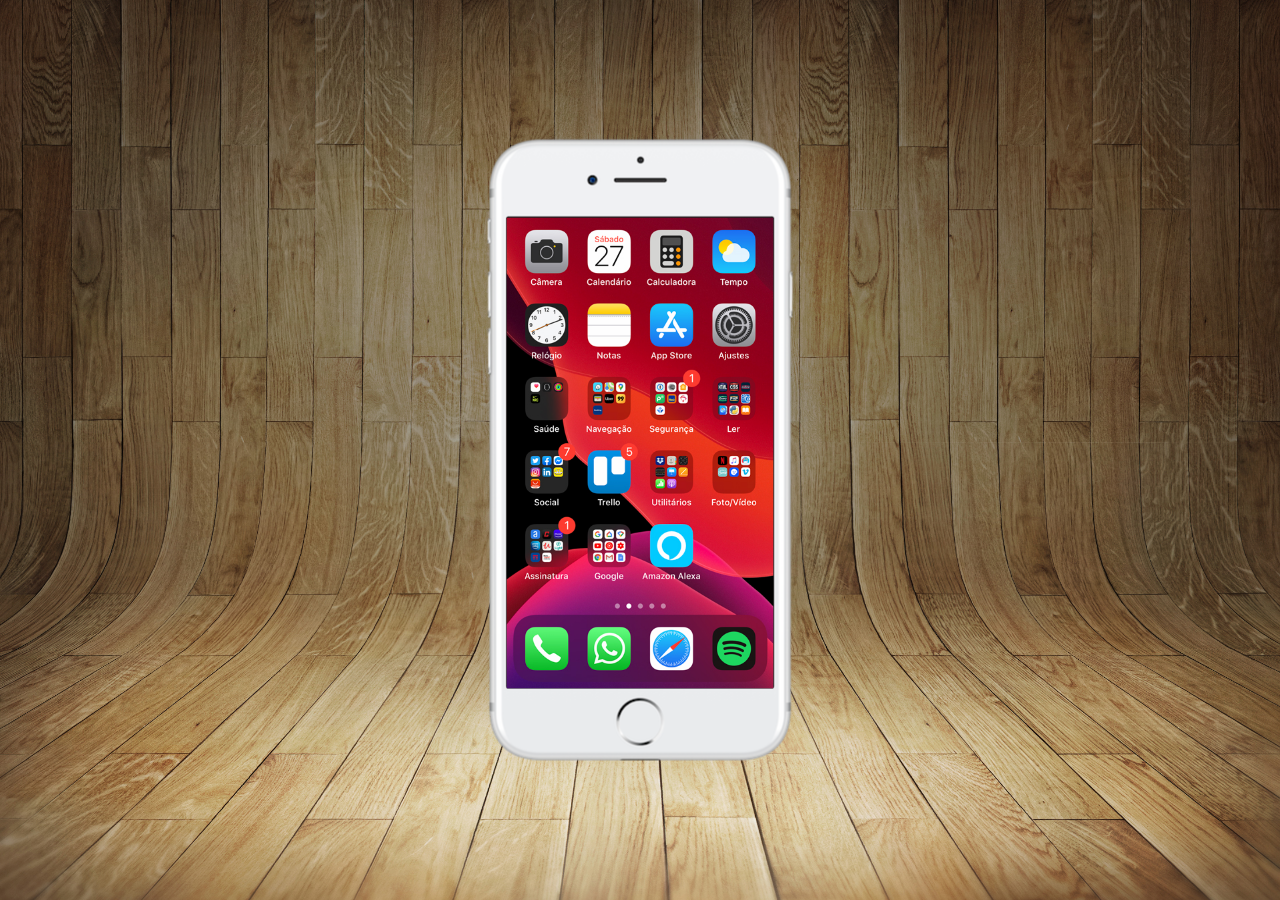
<file: index.html>
<!DOCTYPE html>
<html lang="pt-br">
<head>
    <meta charset="UTF-8">
    <meta http-equiv="X-UA-Compatible" content="IE=edge">
    <meta name="viewport" content="width=device-width, initial-scale=1.0">
    <title>Projeto Redes Sociais com  iframes</title>
    <link rel="shortcut icon" href="favicon.ico" type="image/x-icon">
    <link rel="stylesheet" href="estilos/style.css">
</head>
<body>
    <main>
        <section id="telefone">
            <iframe src="home.html" name="tela" id="tela" frameborder="0"></iframe>
        </section>
        <section id="redes-sociais">

        </section>
    </main>
</body>
</html>
</file>
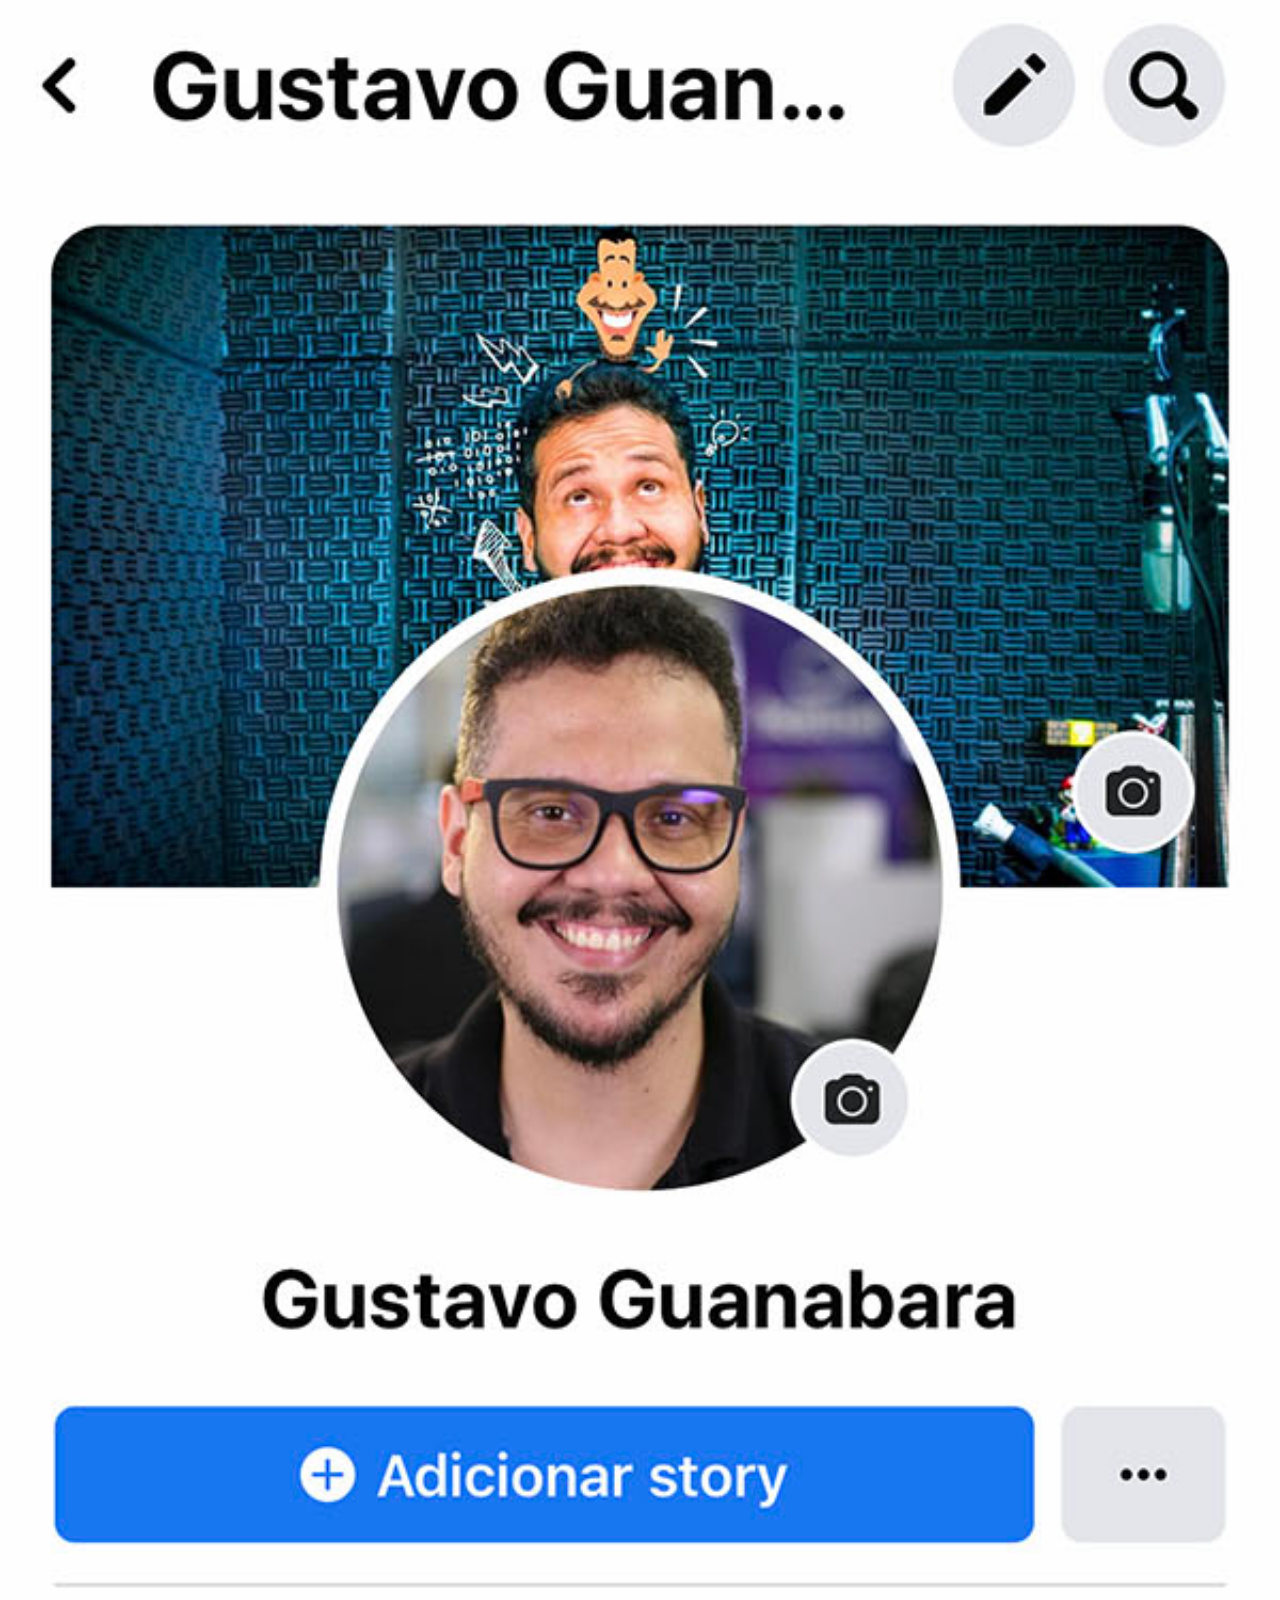
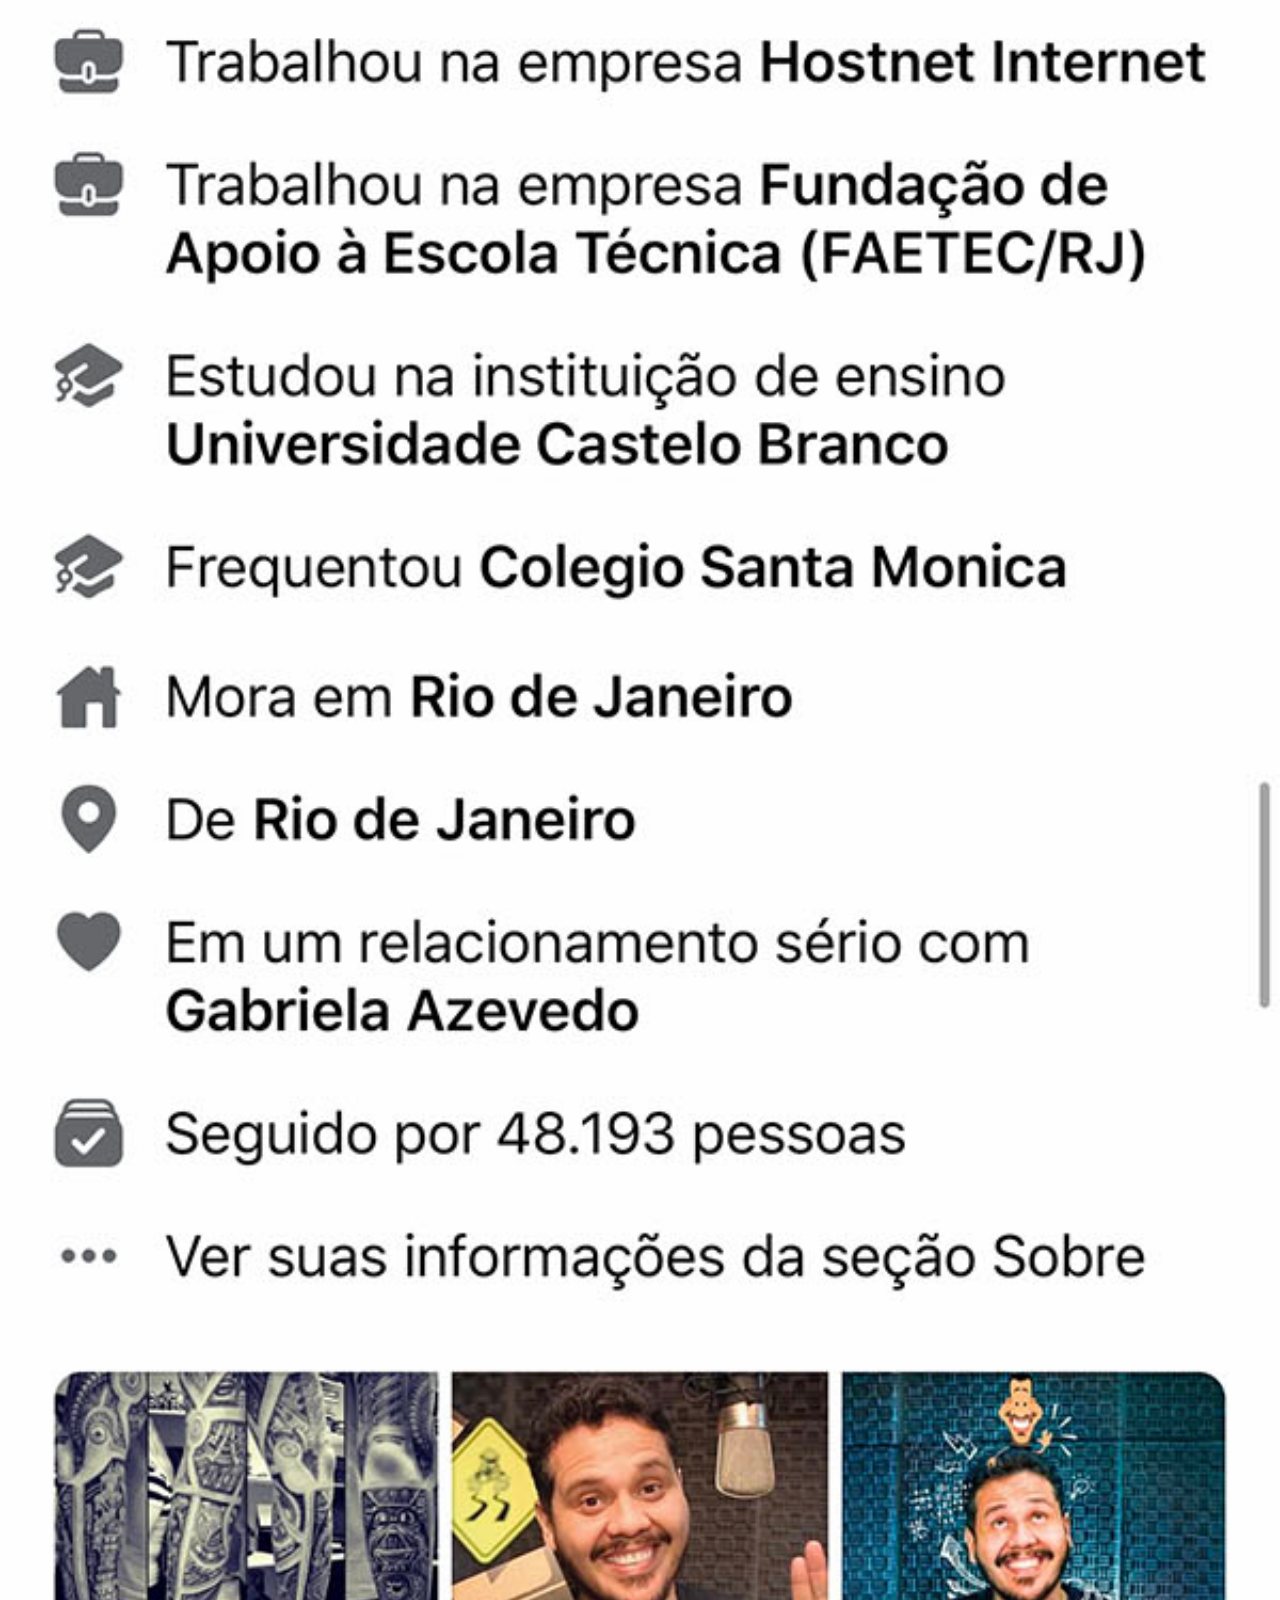
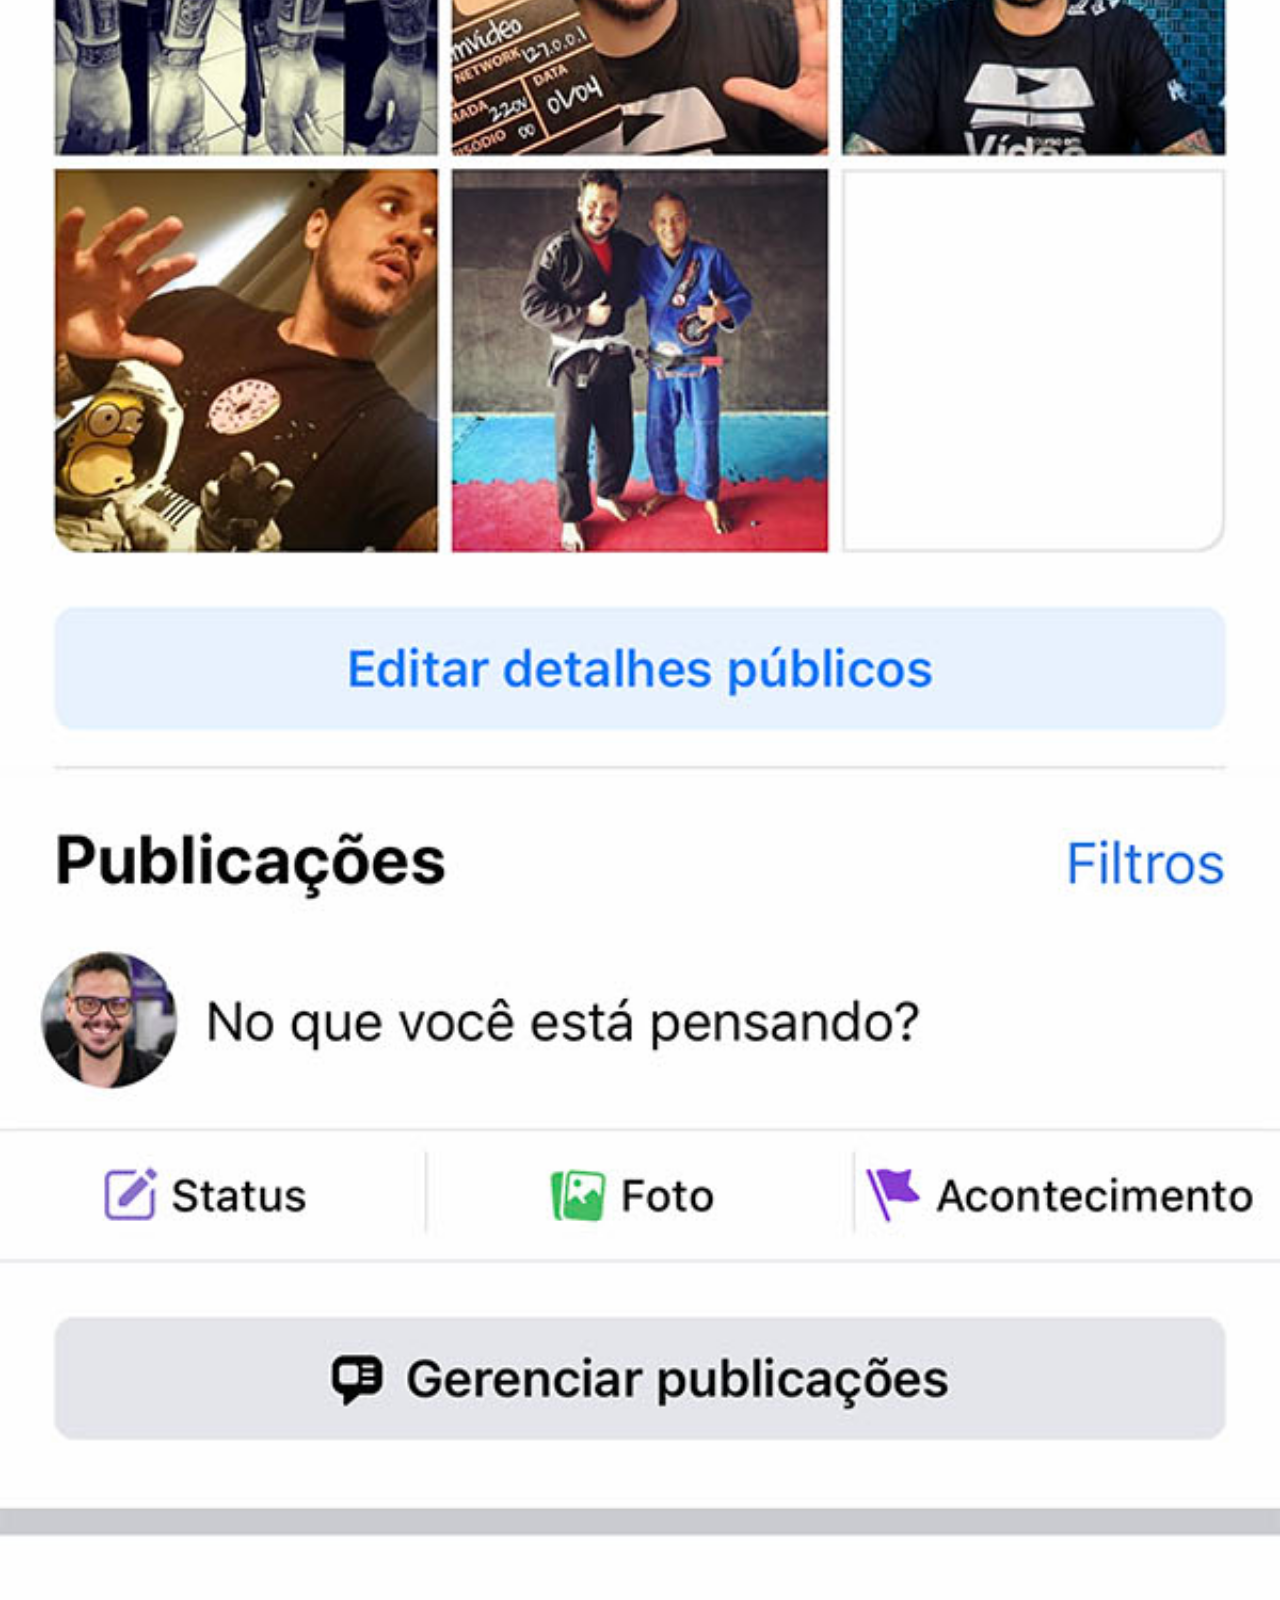
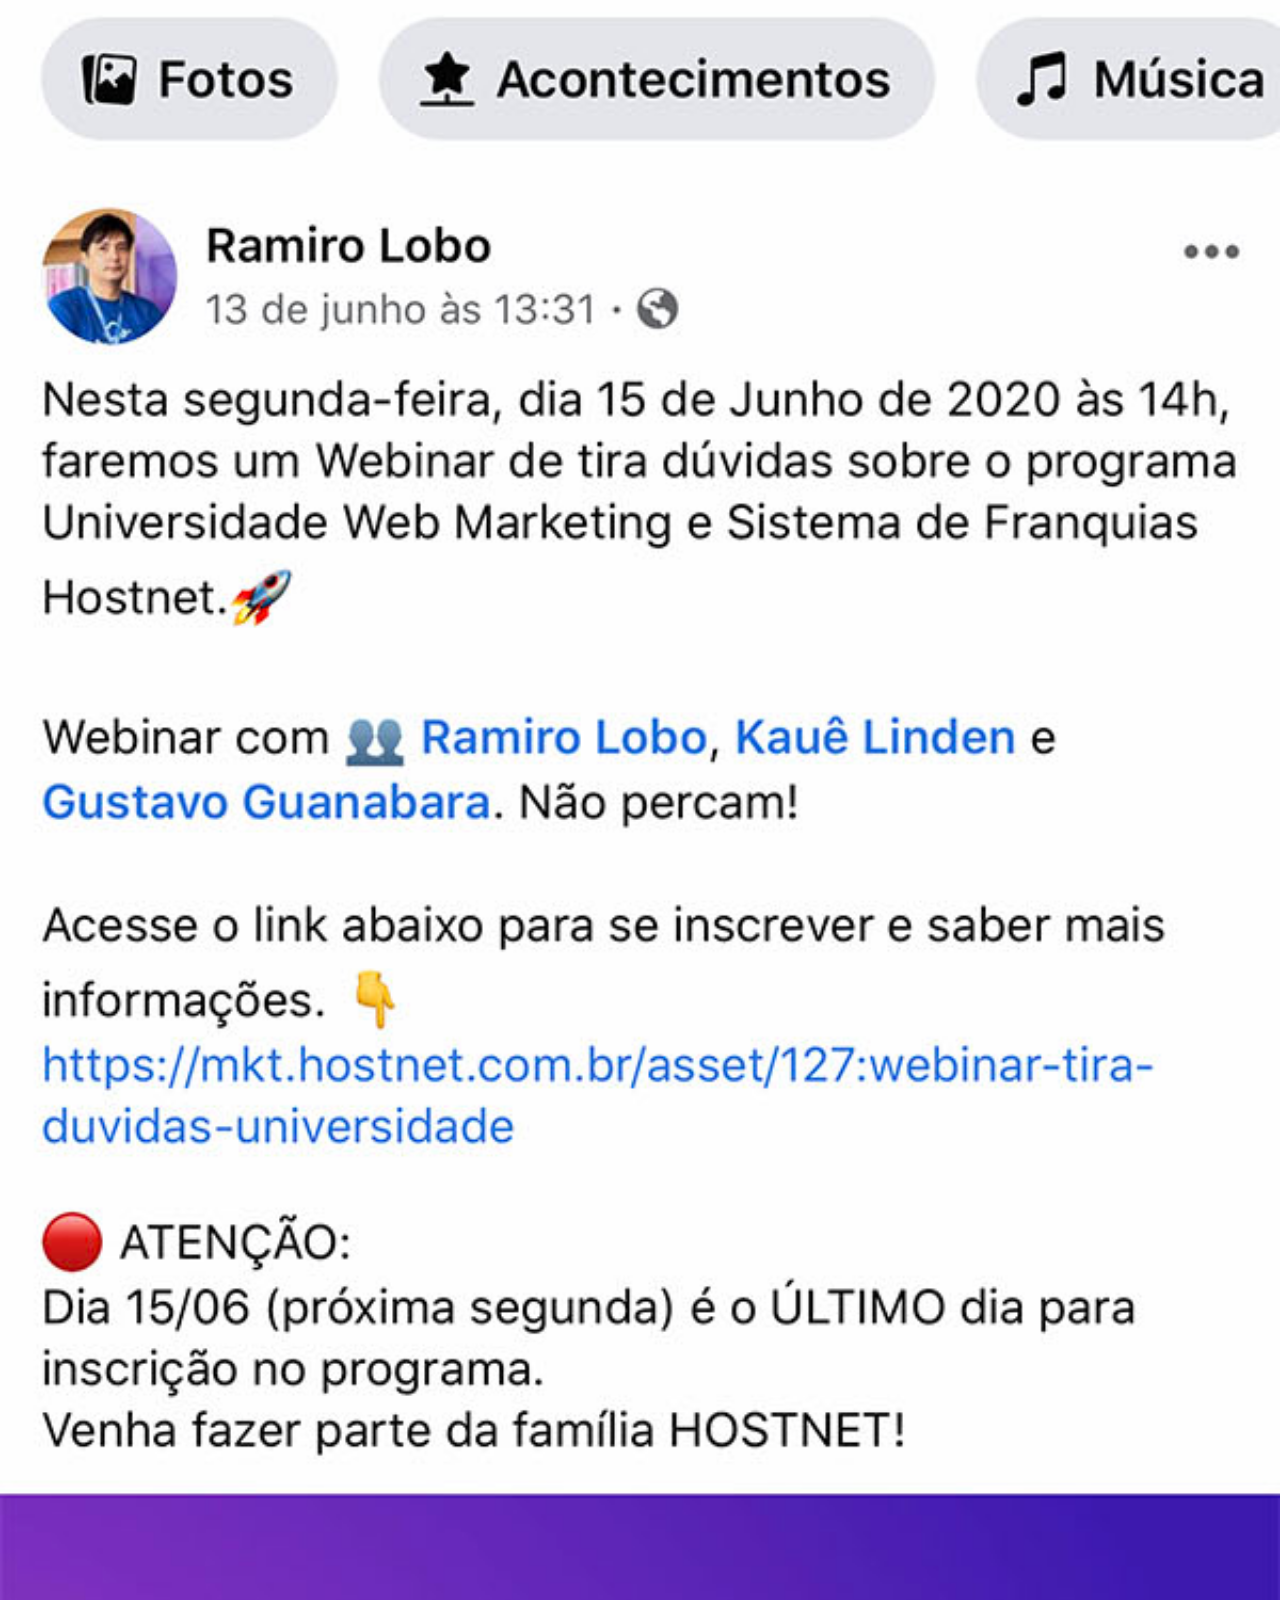
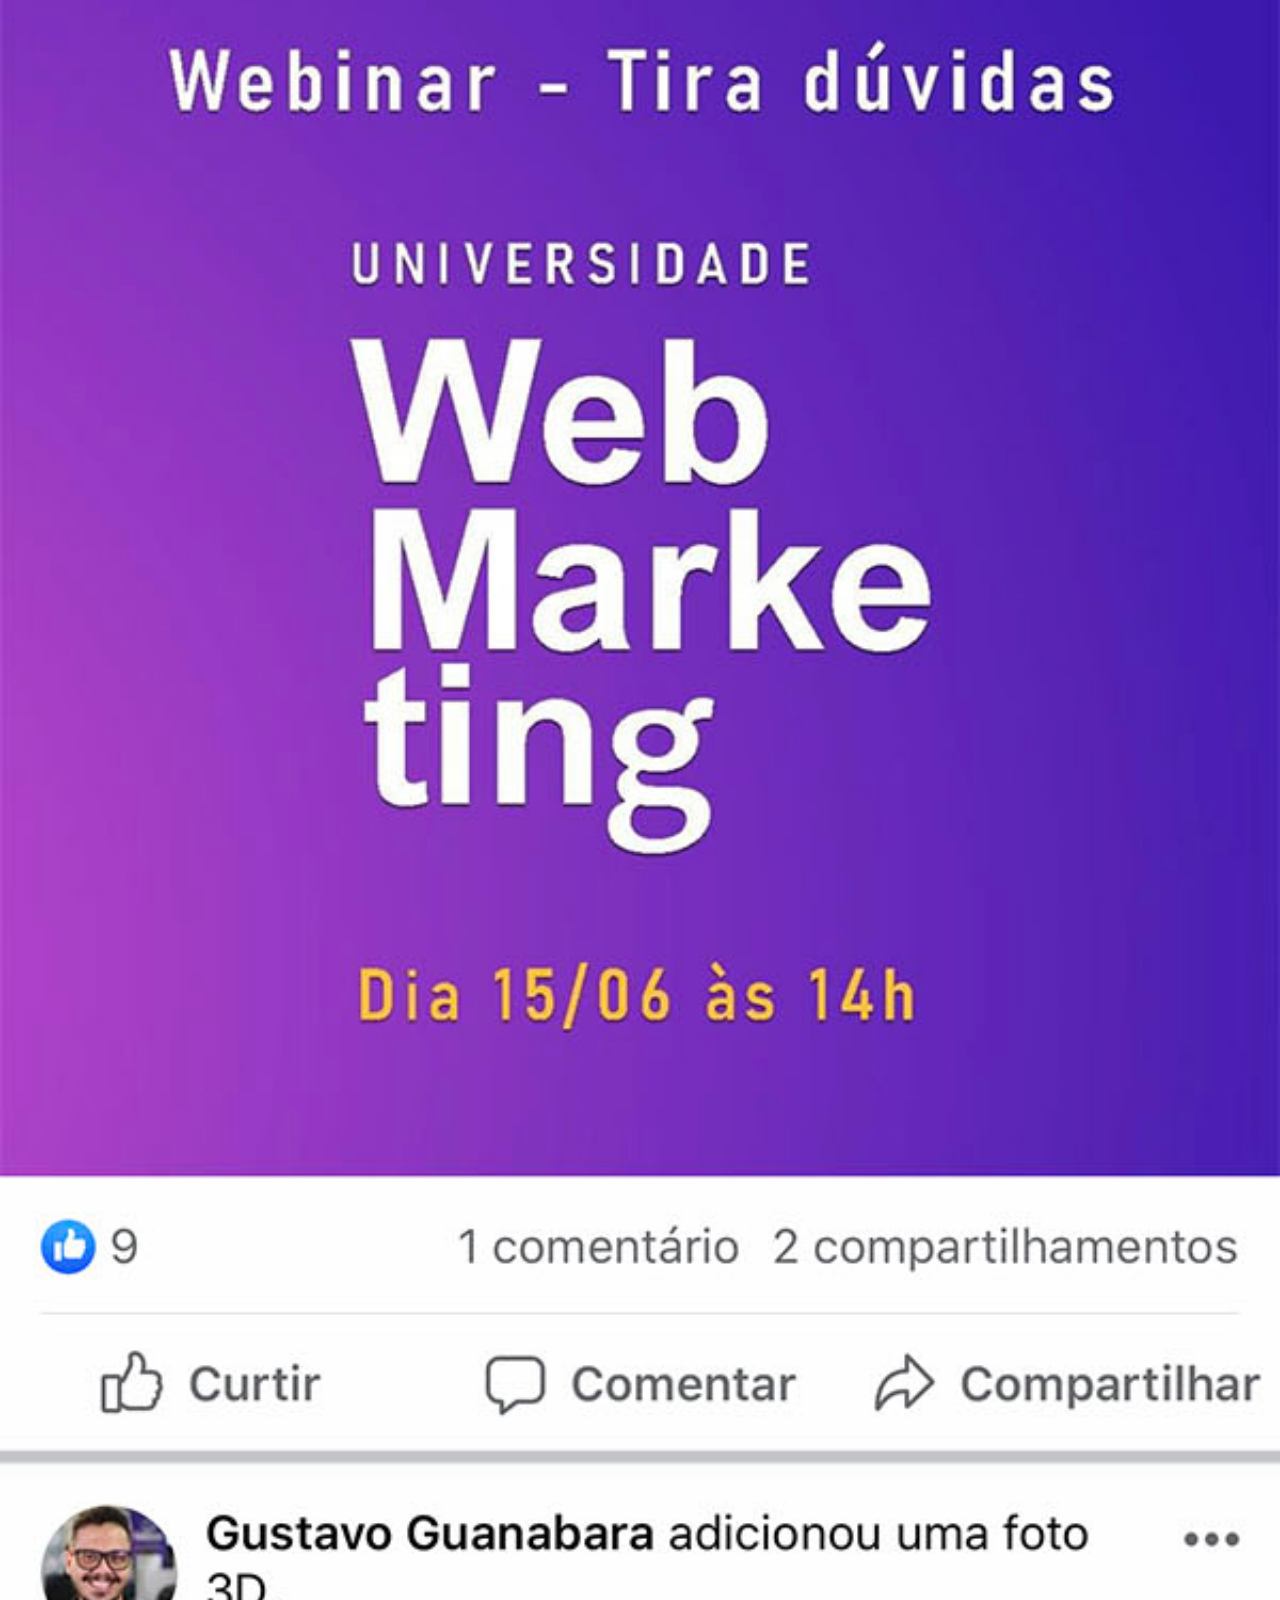
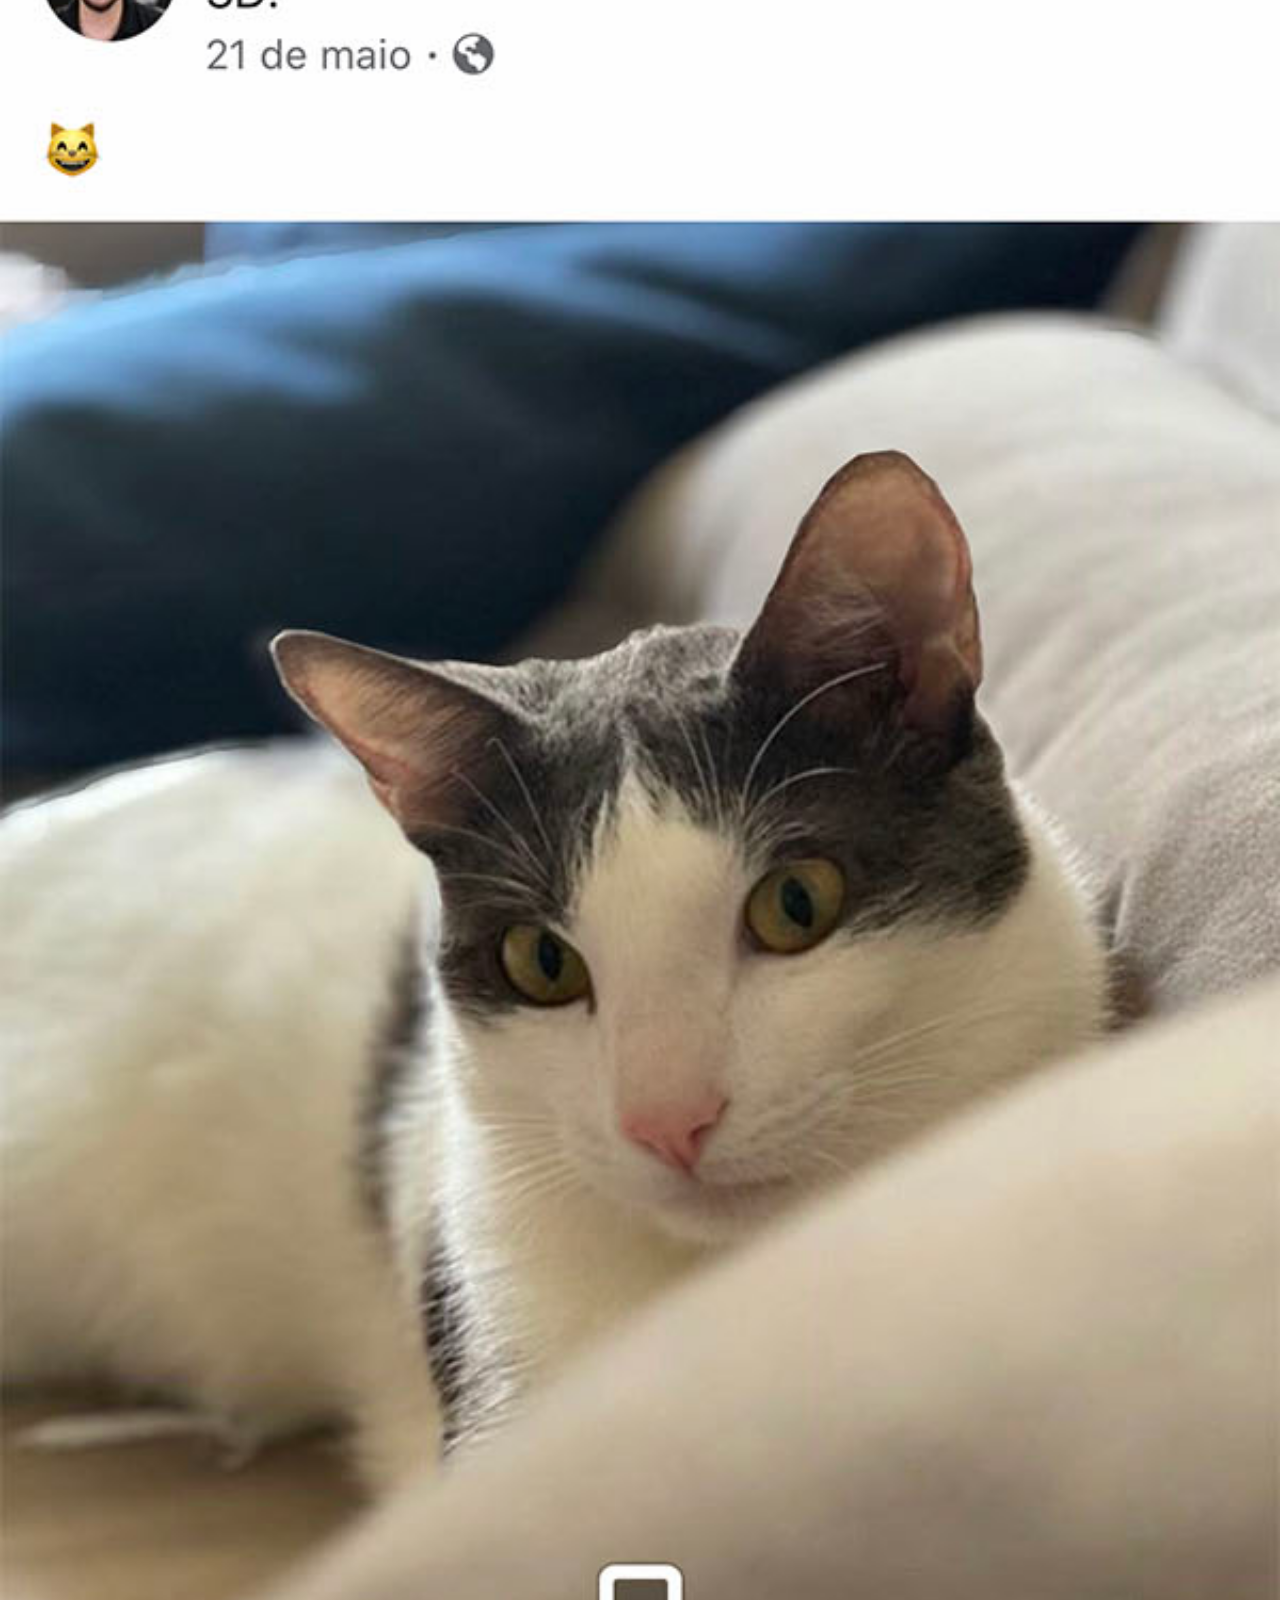
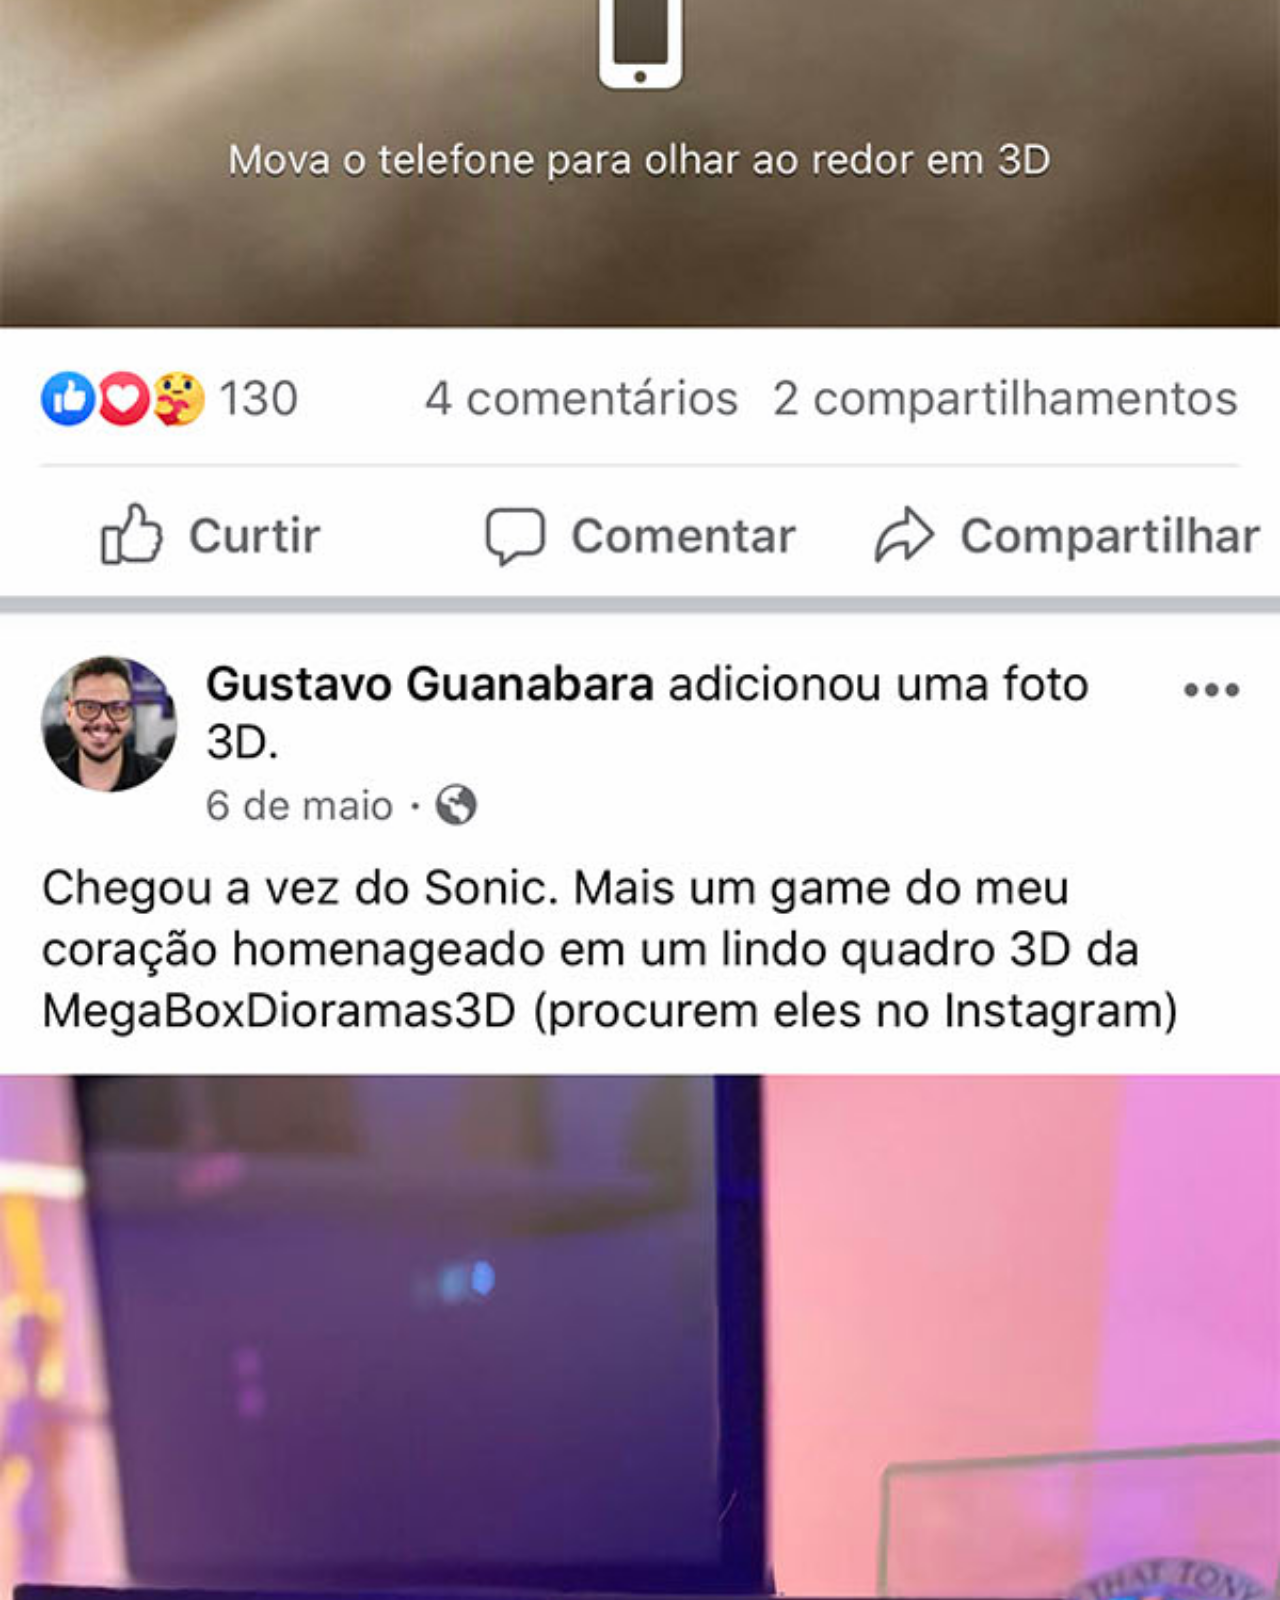
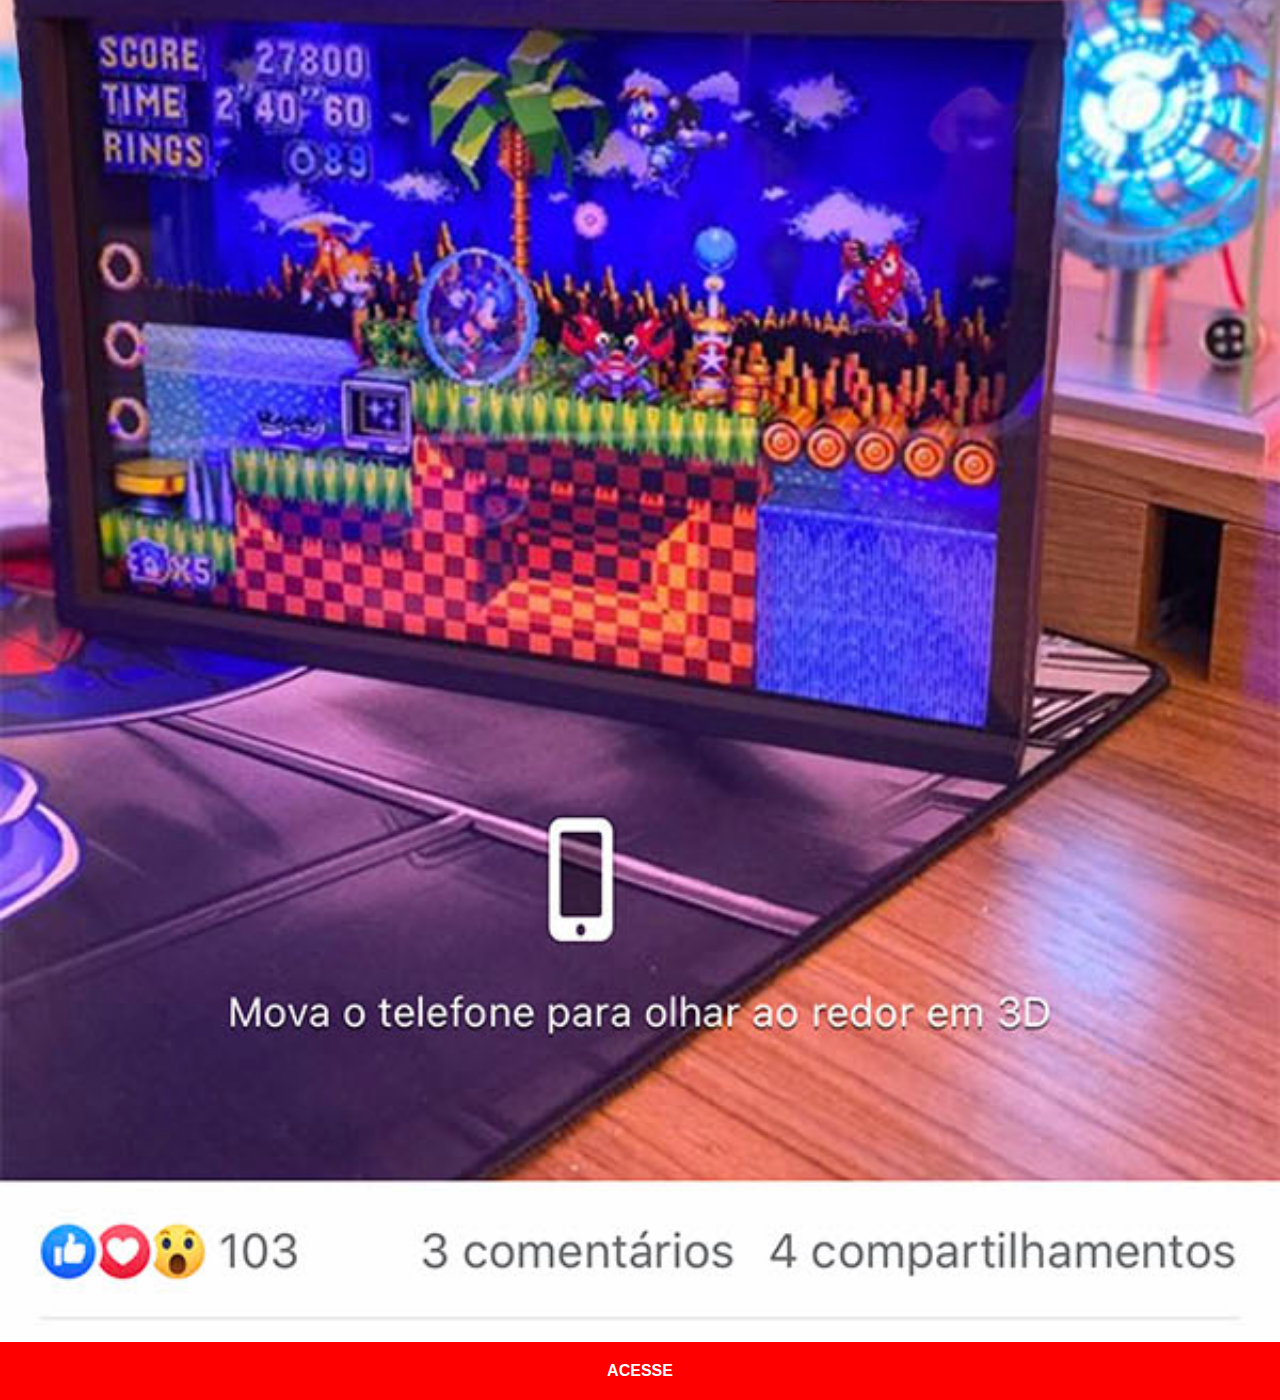
<file: facebook.html>
<!DOCTYPE html>
<html lang="pt-br">
<head>
    <meta charset="UTF-8">
    <meta http-equiv="X-UA-Compatible" content="IE=edge">
    <meta name="viewport" content="width=device-width, initial-scale=1.0">
    <title>Facebook</title>
    <link rel="stylesheet" href="estilos/social.css">
</head>
<body>
    <img src="imagens/tela-facebook.jpg" alt="perfil facebook">
    <a href="http://www.youtube.com/user/cursoemvideo/playlists" target="_blank">ACESSE</a>
</body>
</html>
</file>
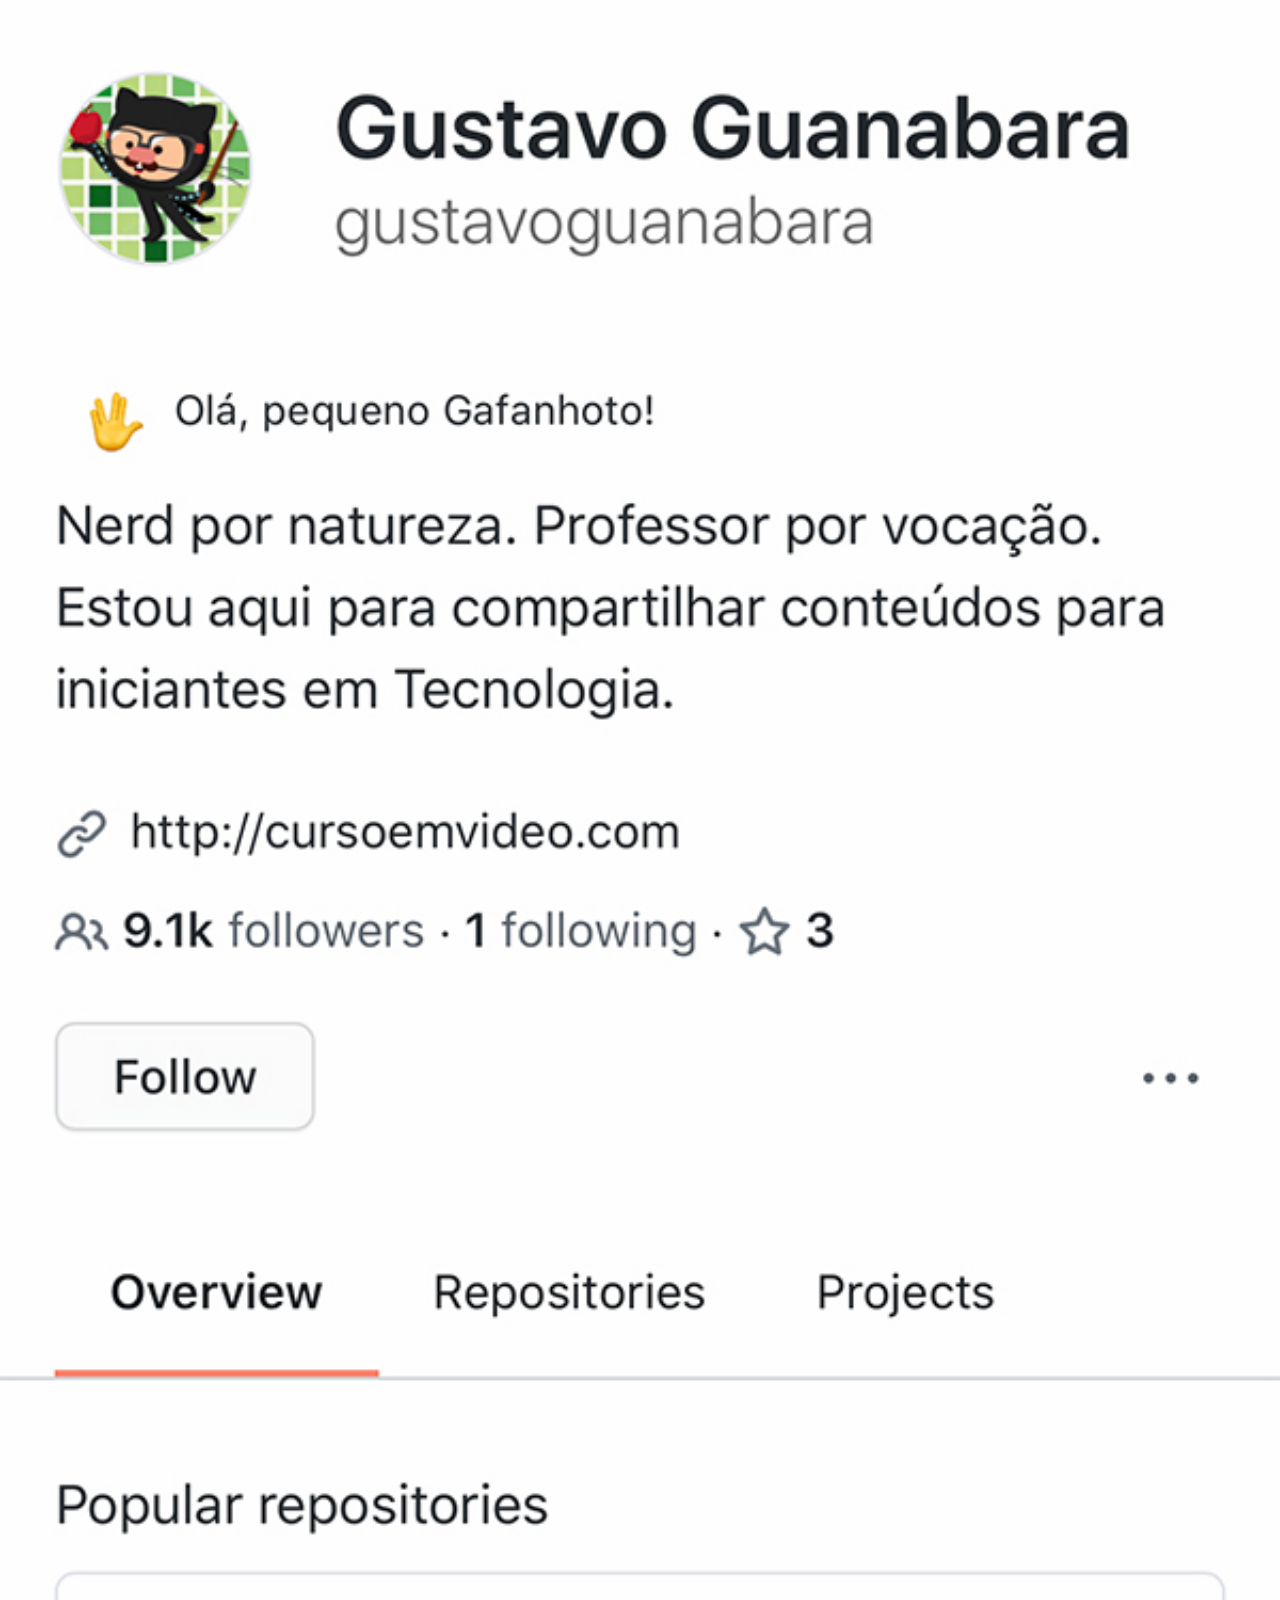
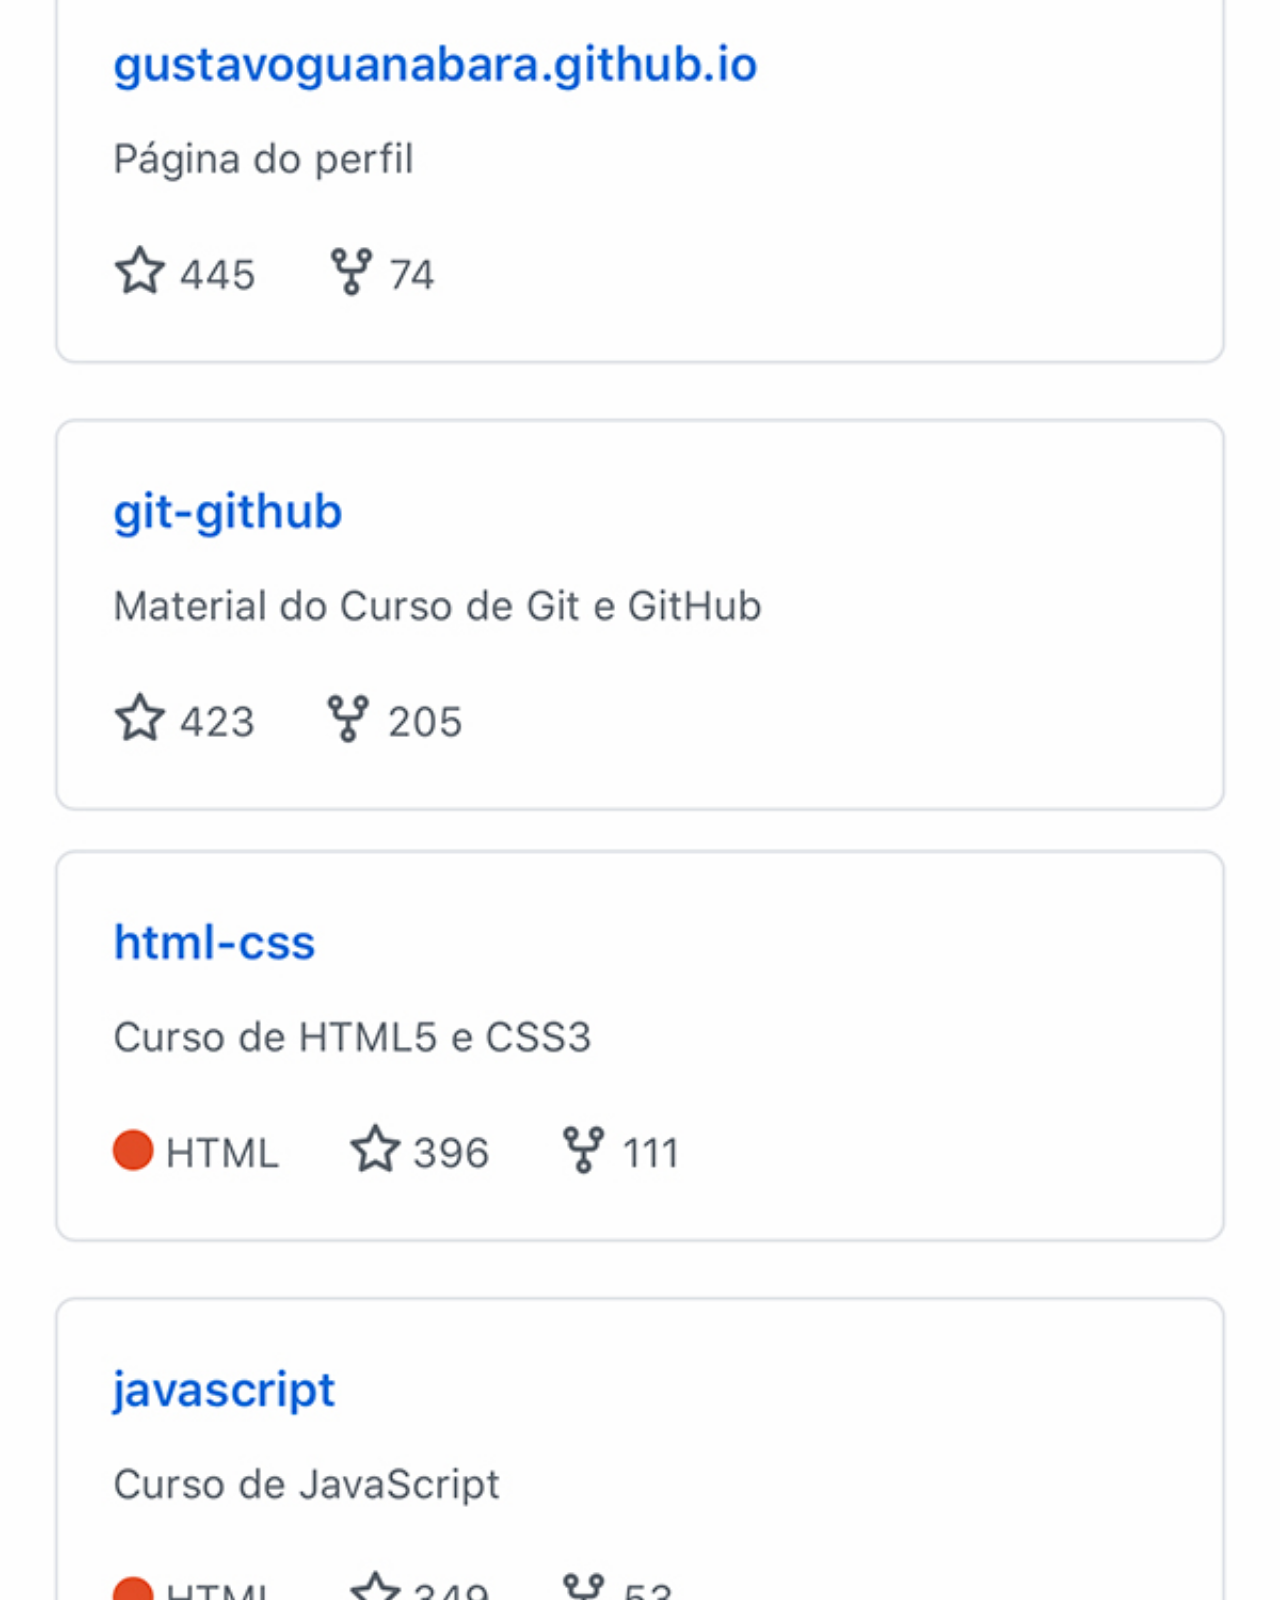
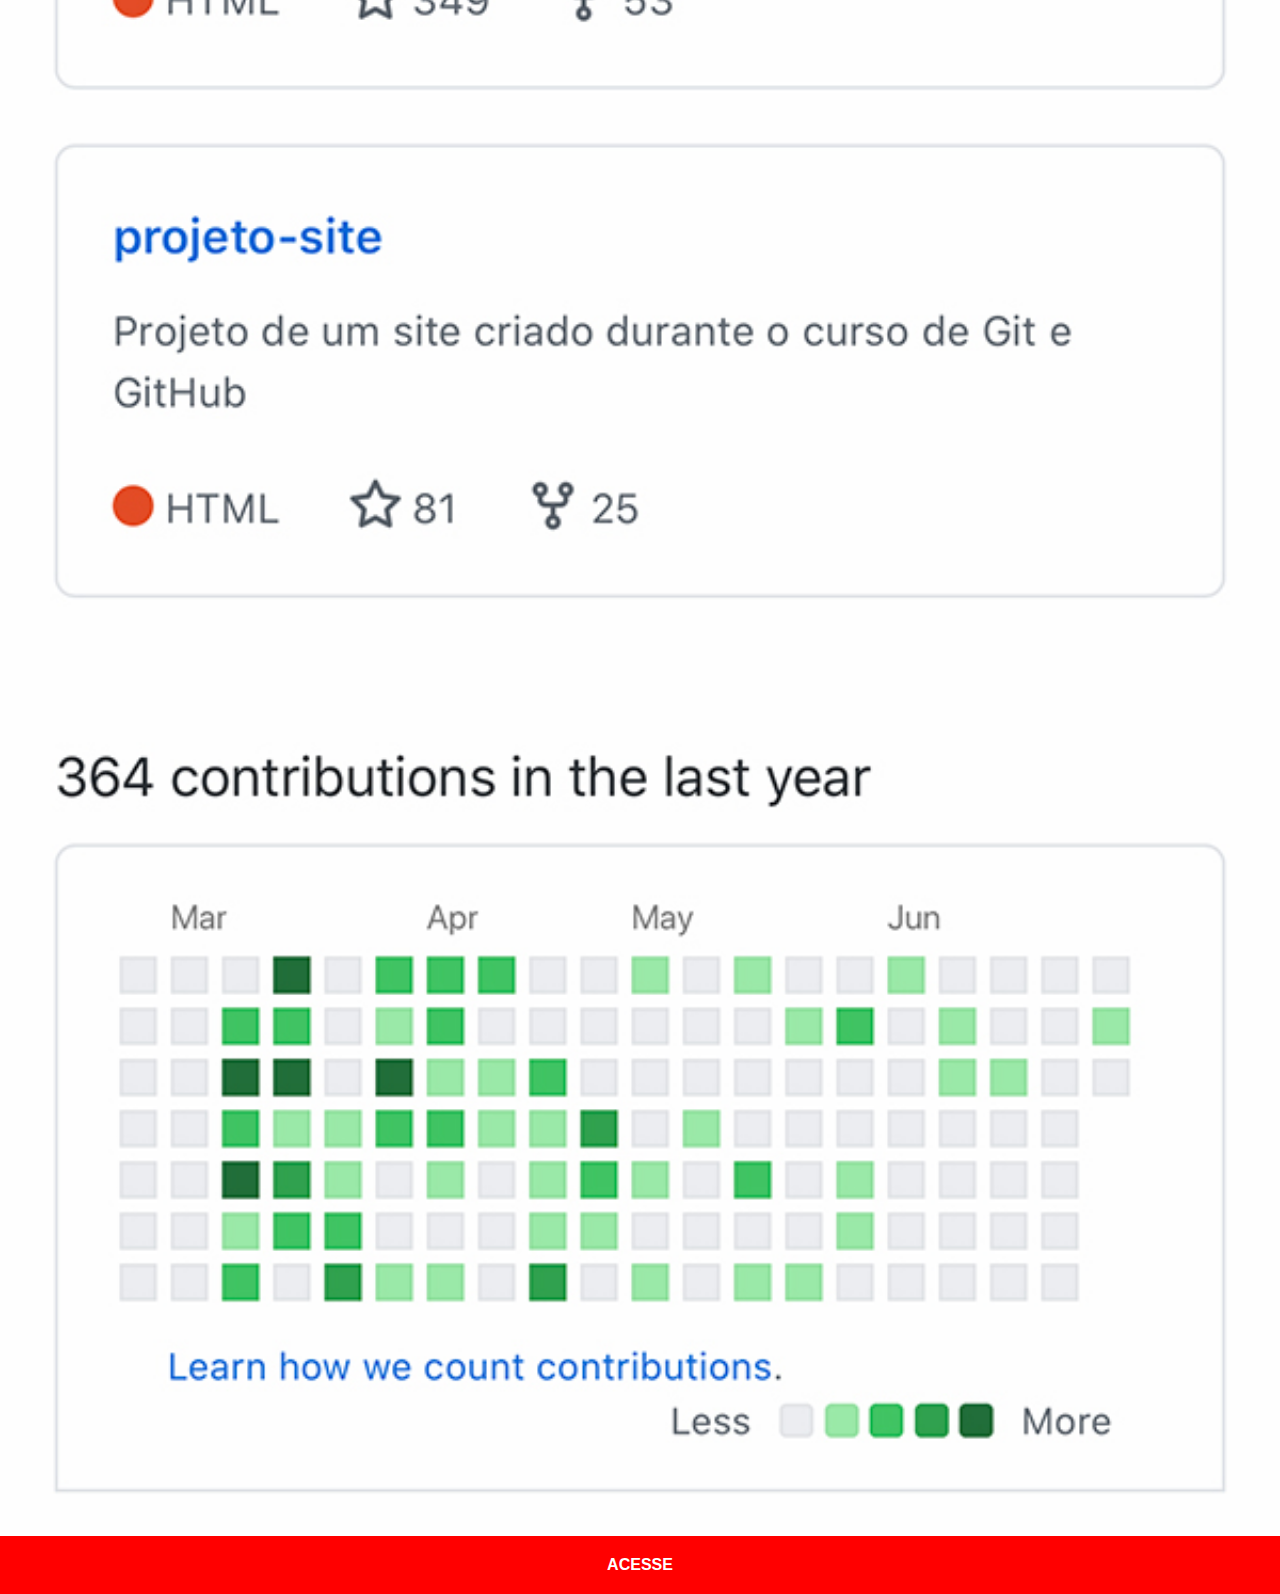
<file: github.html>
<!DOCTYPE html>
<html lang="pt-br">
<head>
    <meta charset="UTF-8">
    <meta http-equiv="X-UA-Compatible" content="IE=edge">
    <meta name="viewport" content="width=device-width, initial-scale=1.0">
    <title>GitHub</title>
    <link rel="stylesheet" href="estilos/social.css">
</head>
<body>
    <img src="imagens/tela-github.jpg" alt="perfil github">
    <a href="http://www.youtube.com/user/cursoemvideo/playlists" target="_blank">ACESSE</a>
</body>
</html>
</file>
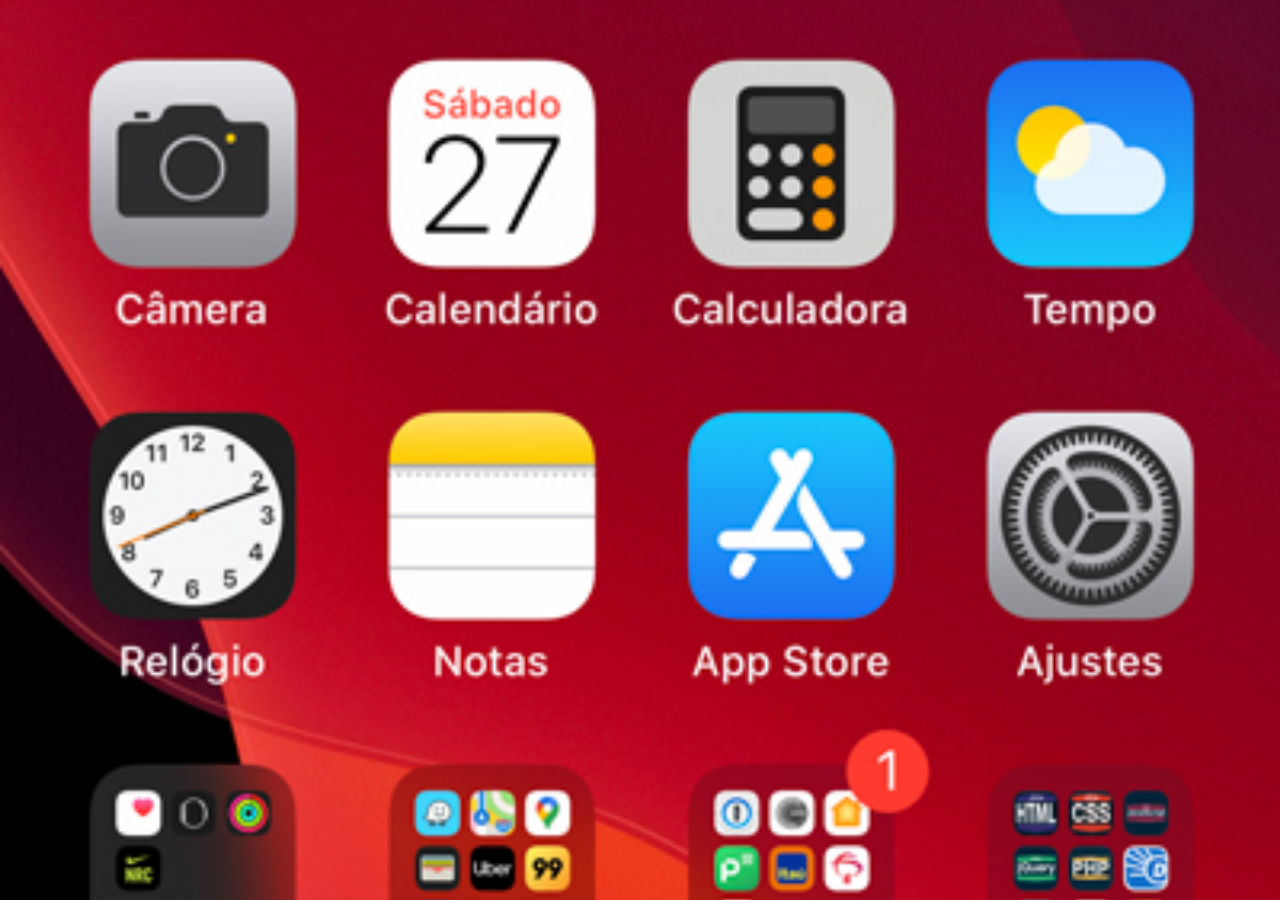
<file: home.html>
<!DOCTYPE html>
<html lang="pt-br">
<head>
    <meta charset="UTF-8">
    <meta http-equiv="X-UA-Compatible" content="IE=edge">
    <meta name="viewport" content="width=device-width, initial-scale=1.0">
    <title>Home</title>
    <style>
        *{
            margin: 0px;
            padding: 0px;
            font-family: Arial, Helvetica, sans-serif;
        }

        body {
            height: 100vh;
            width: 100vw;
            background: black url(imagens/tela-home.jpg) no-repeat top center;
            background-size: cover;
        }
    </style>
</head>
<body>
    
</body>
</html>
</file>
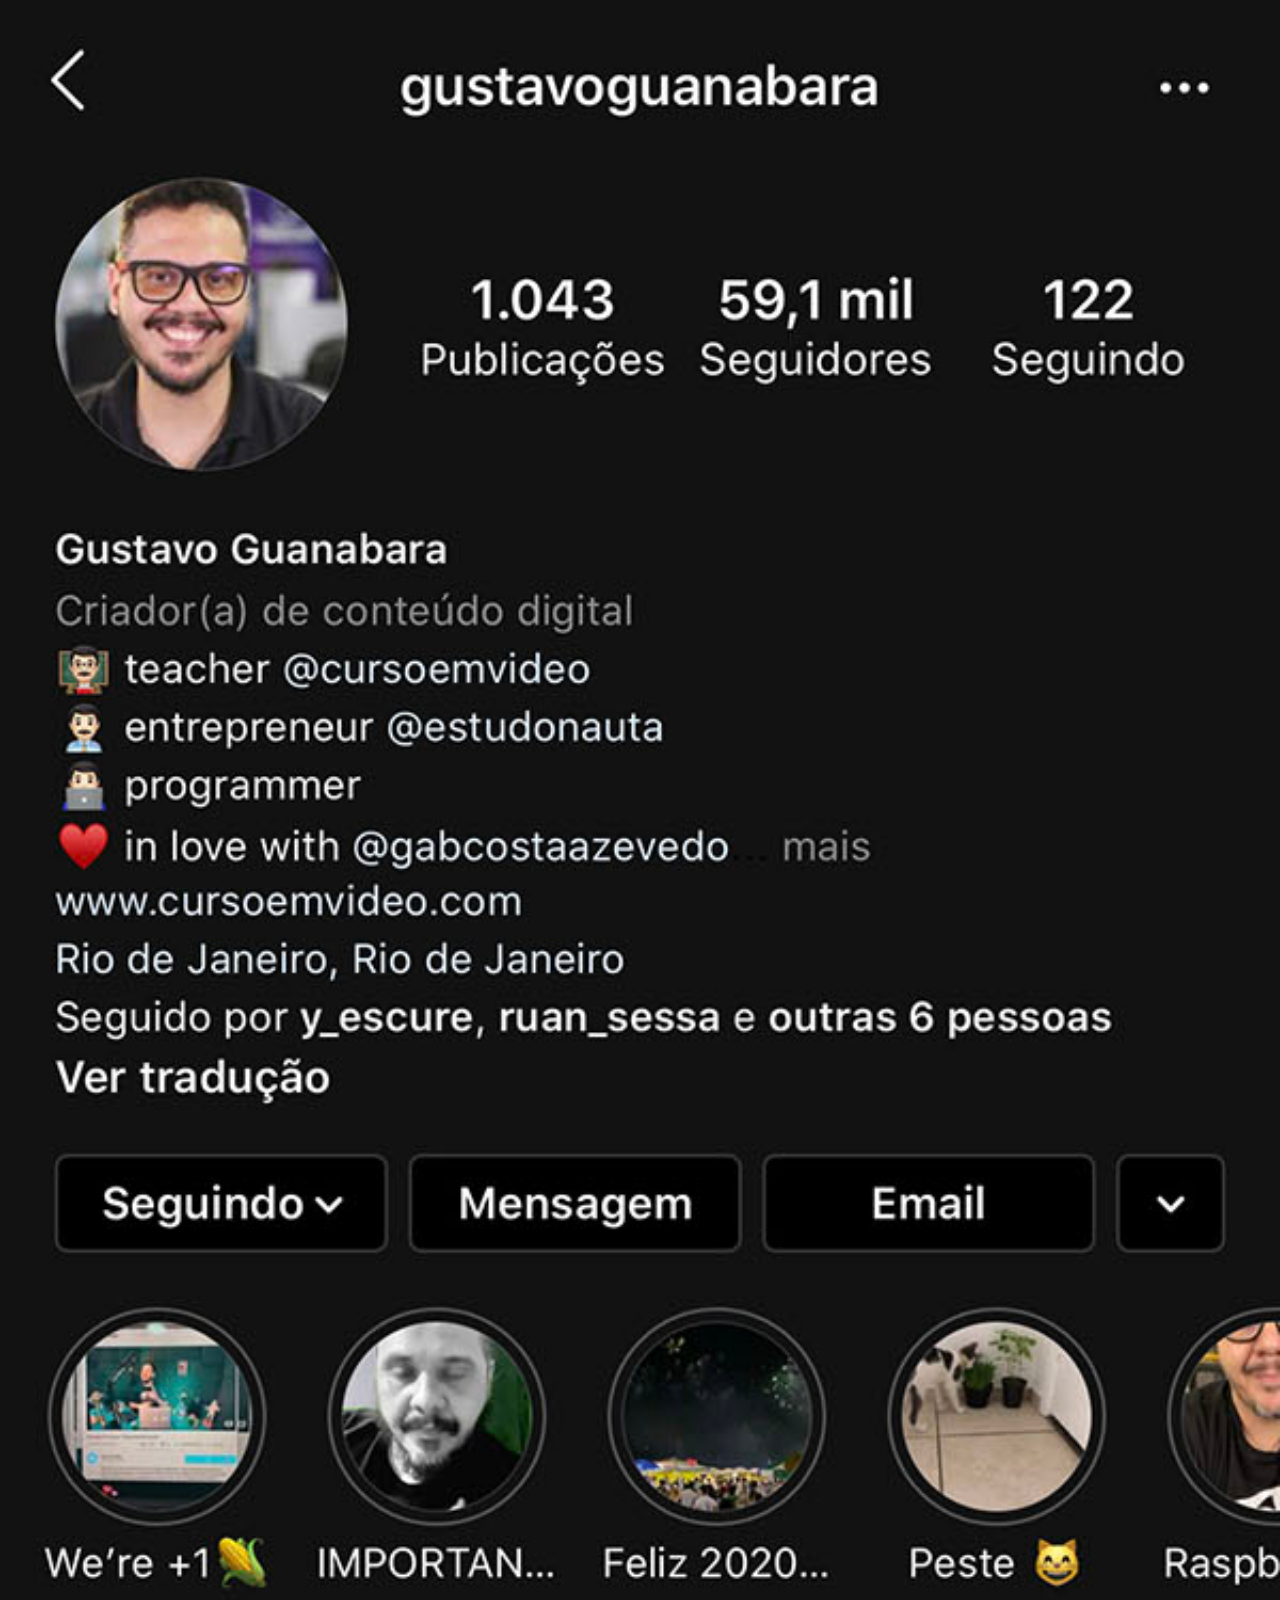
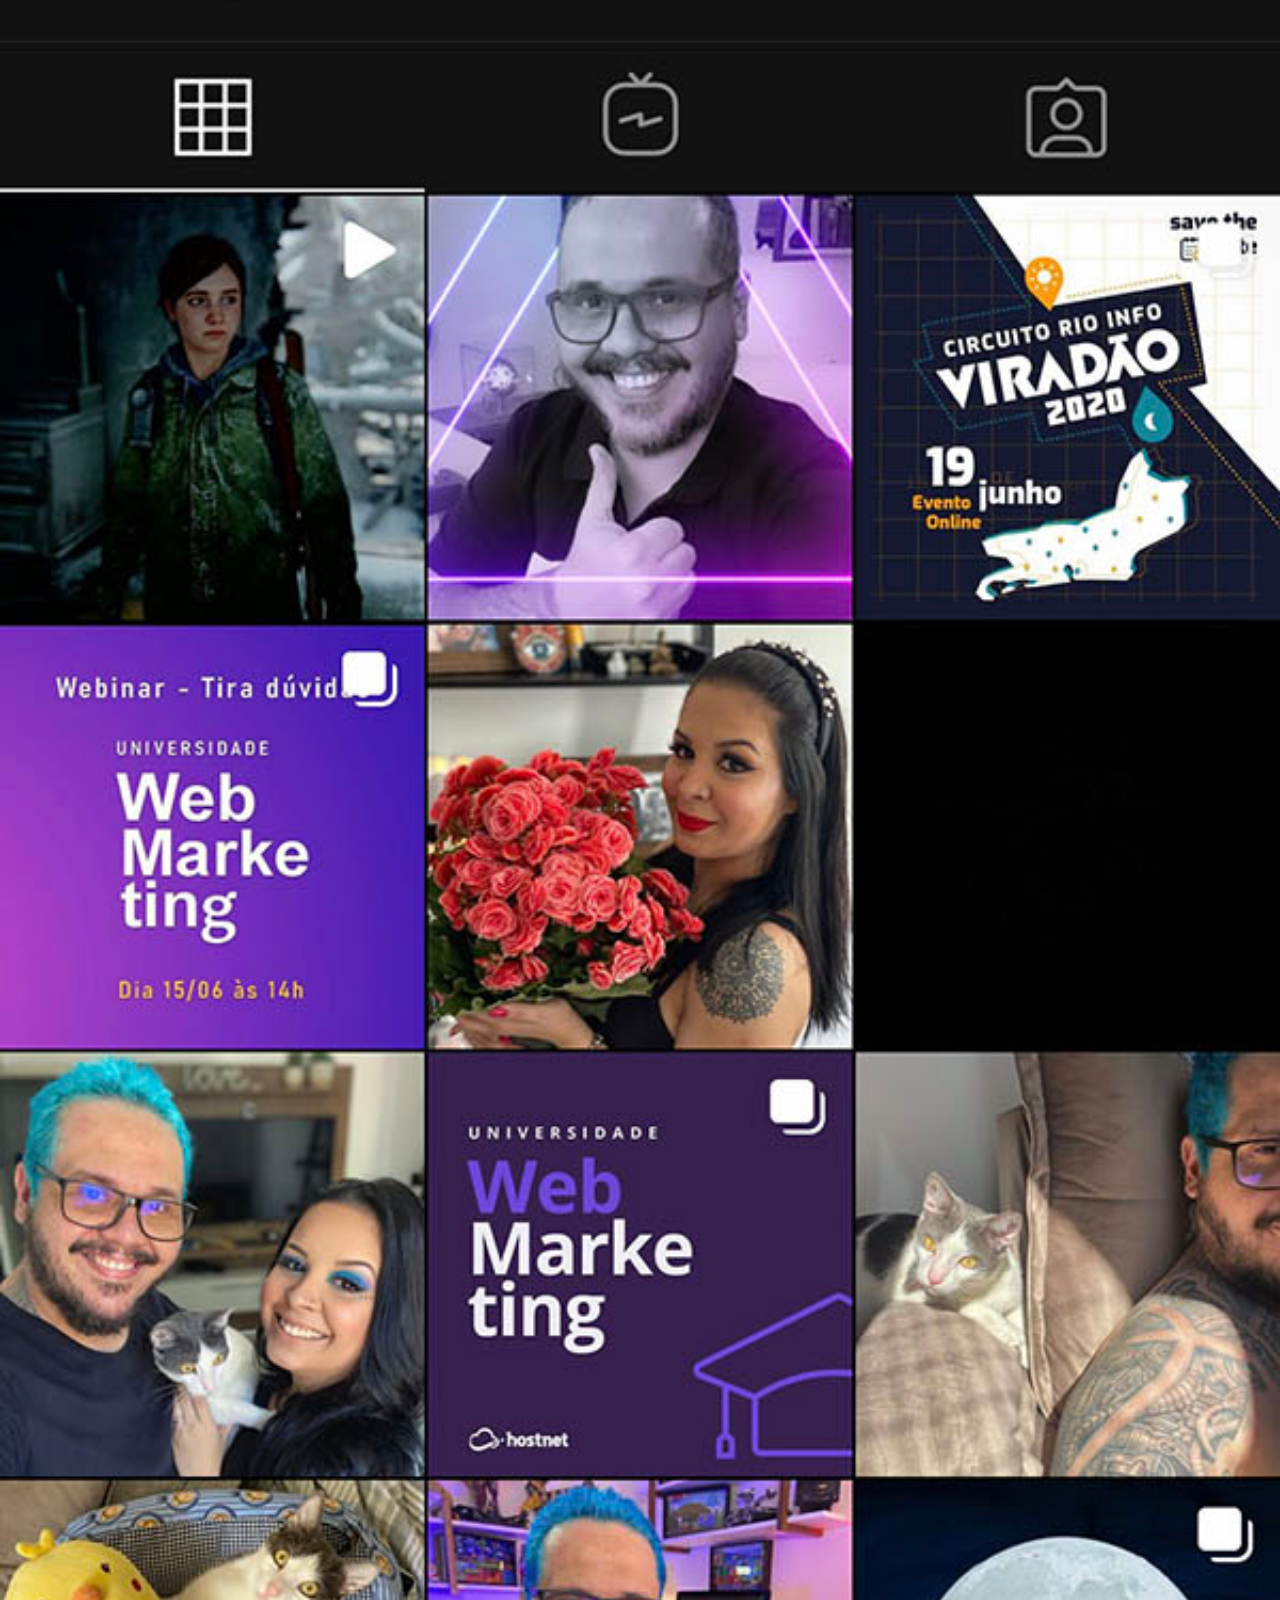
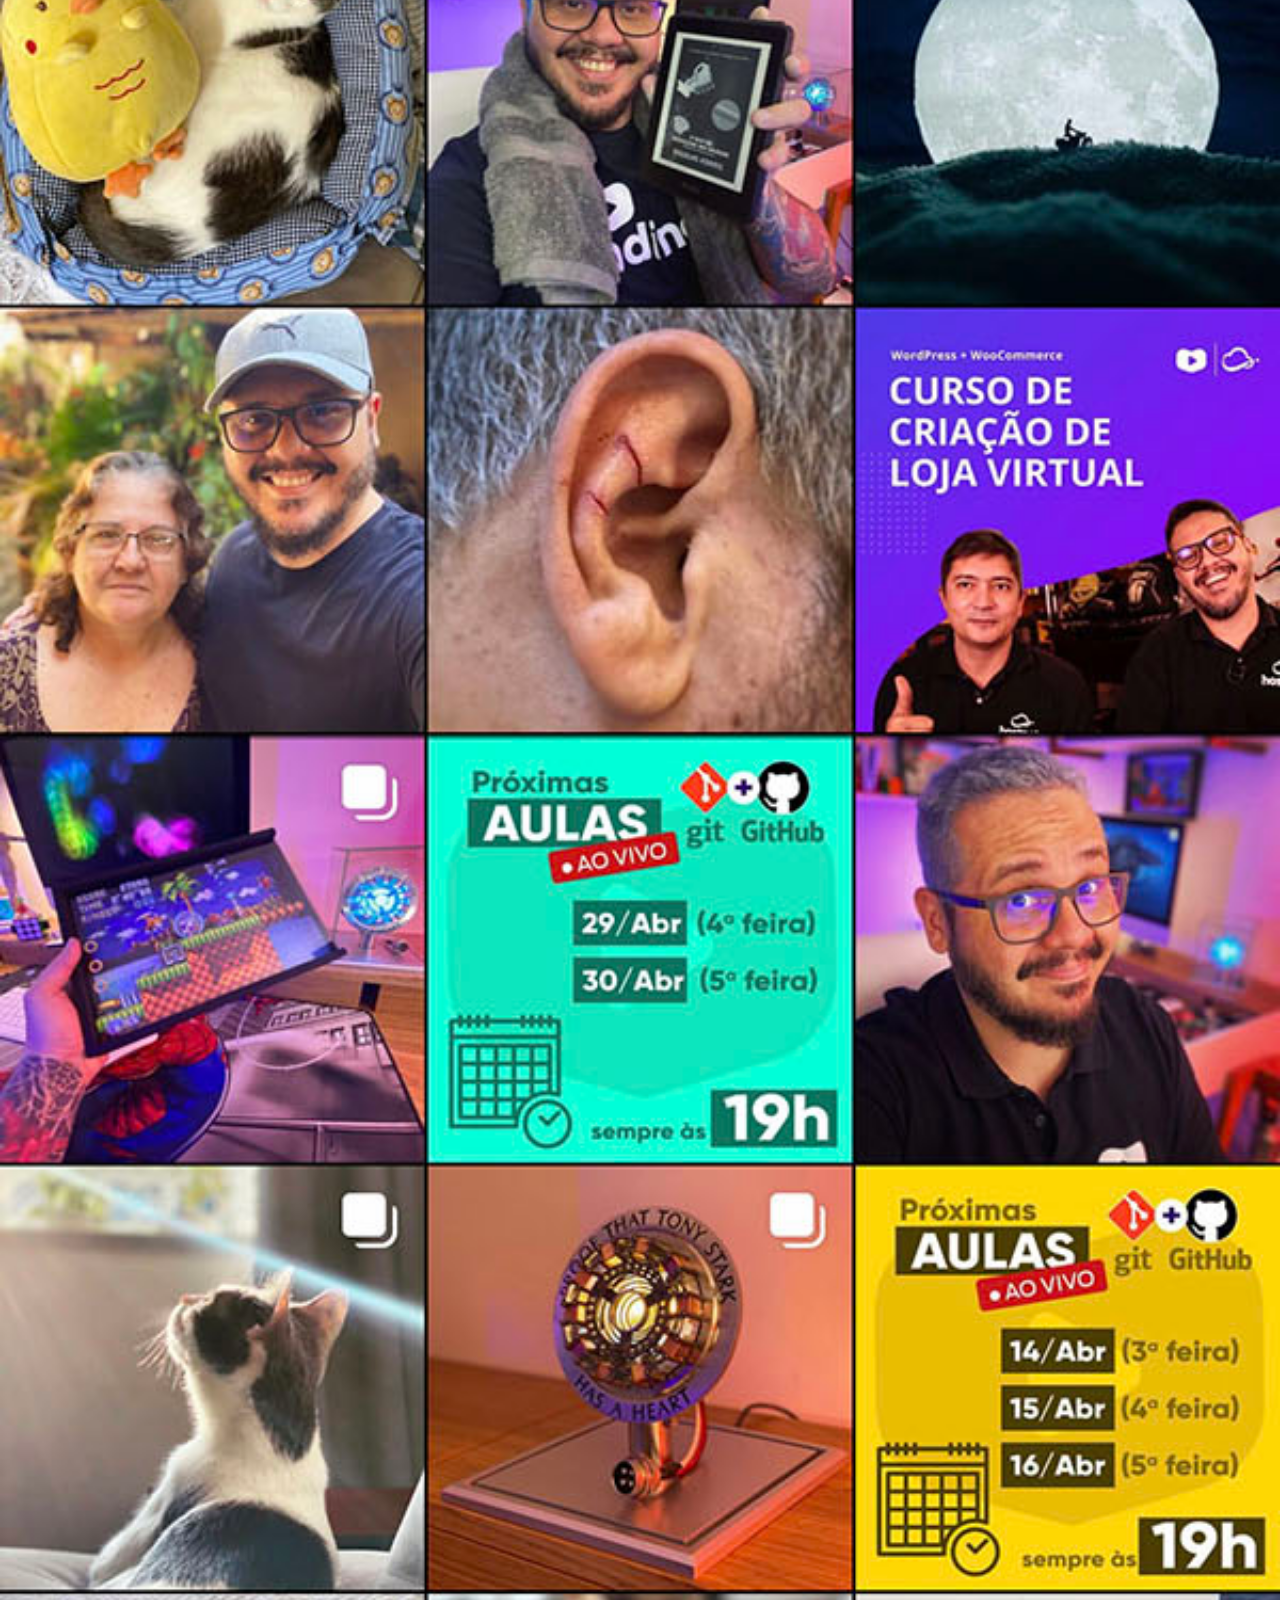
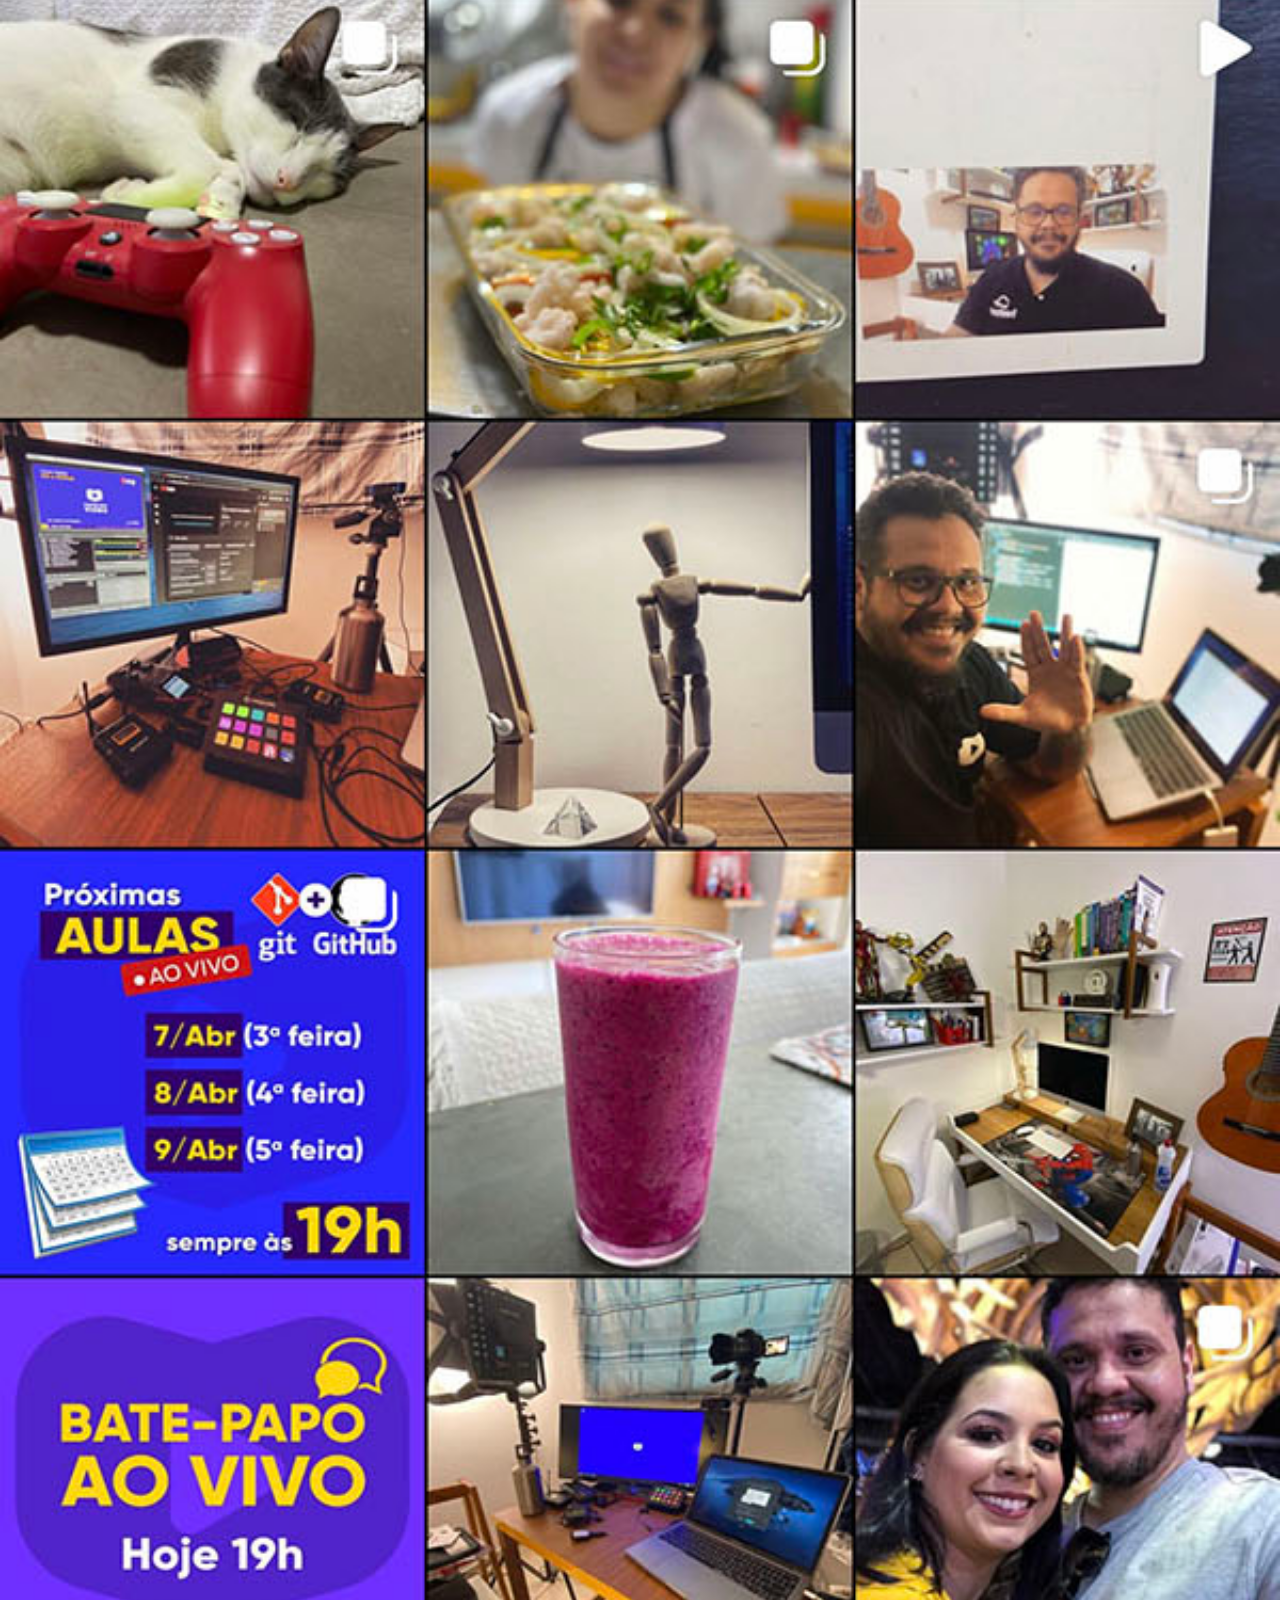
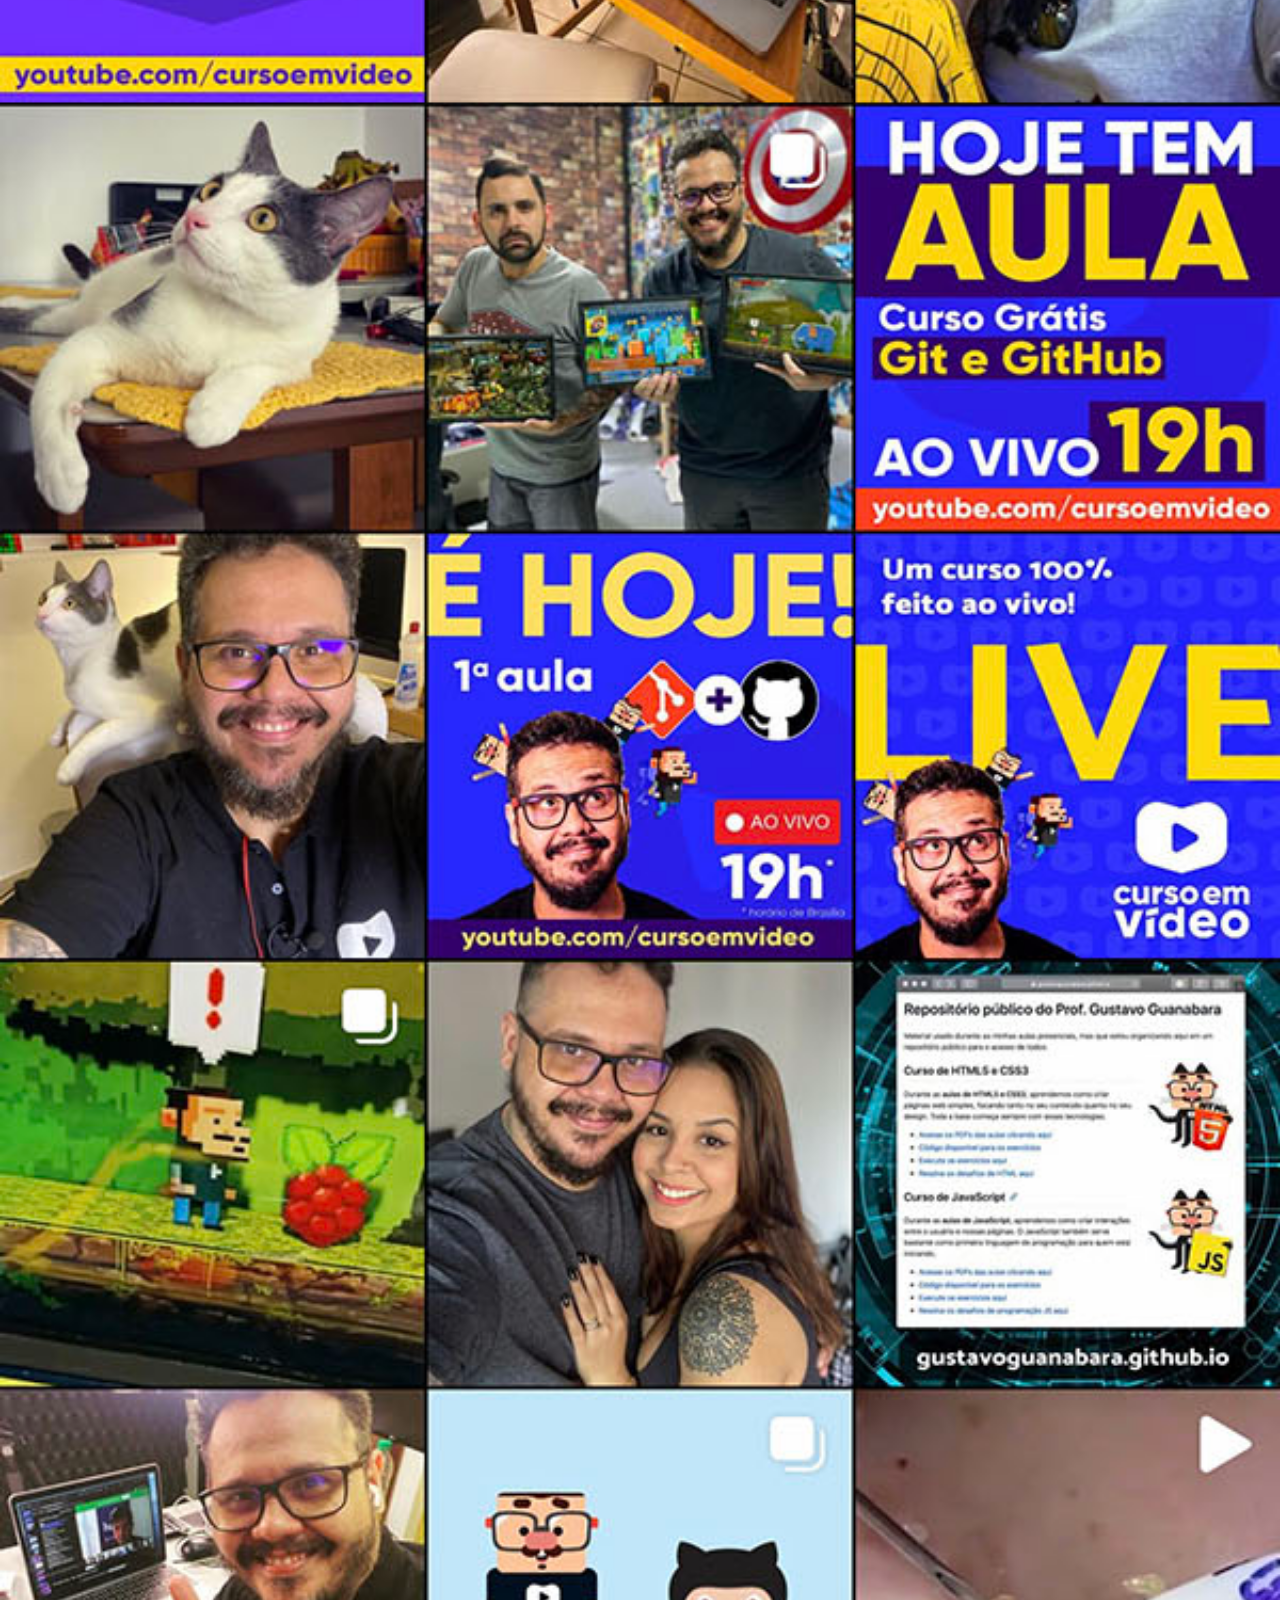
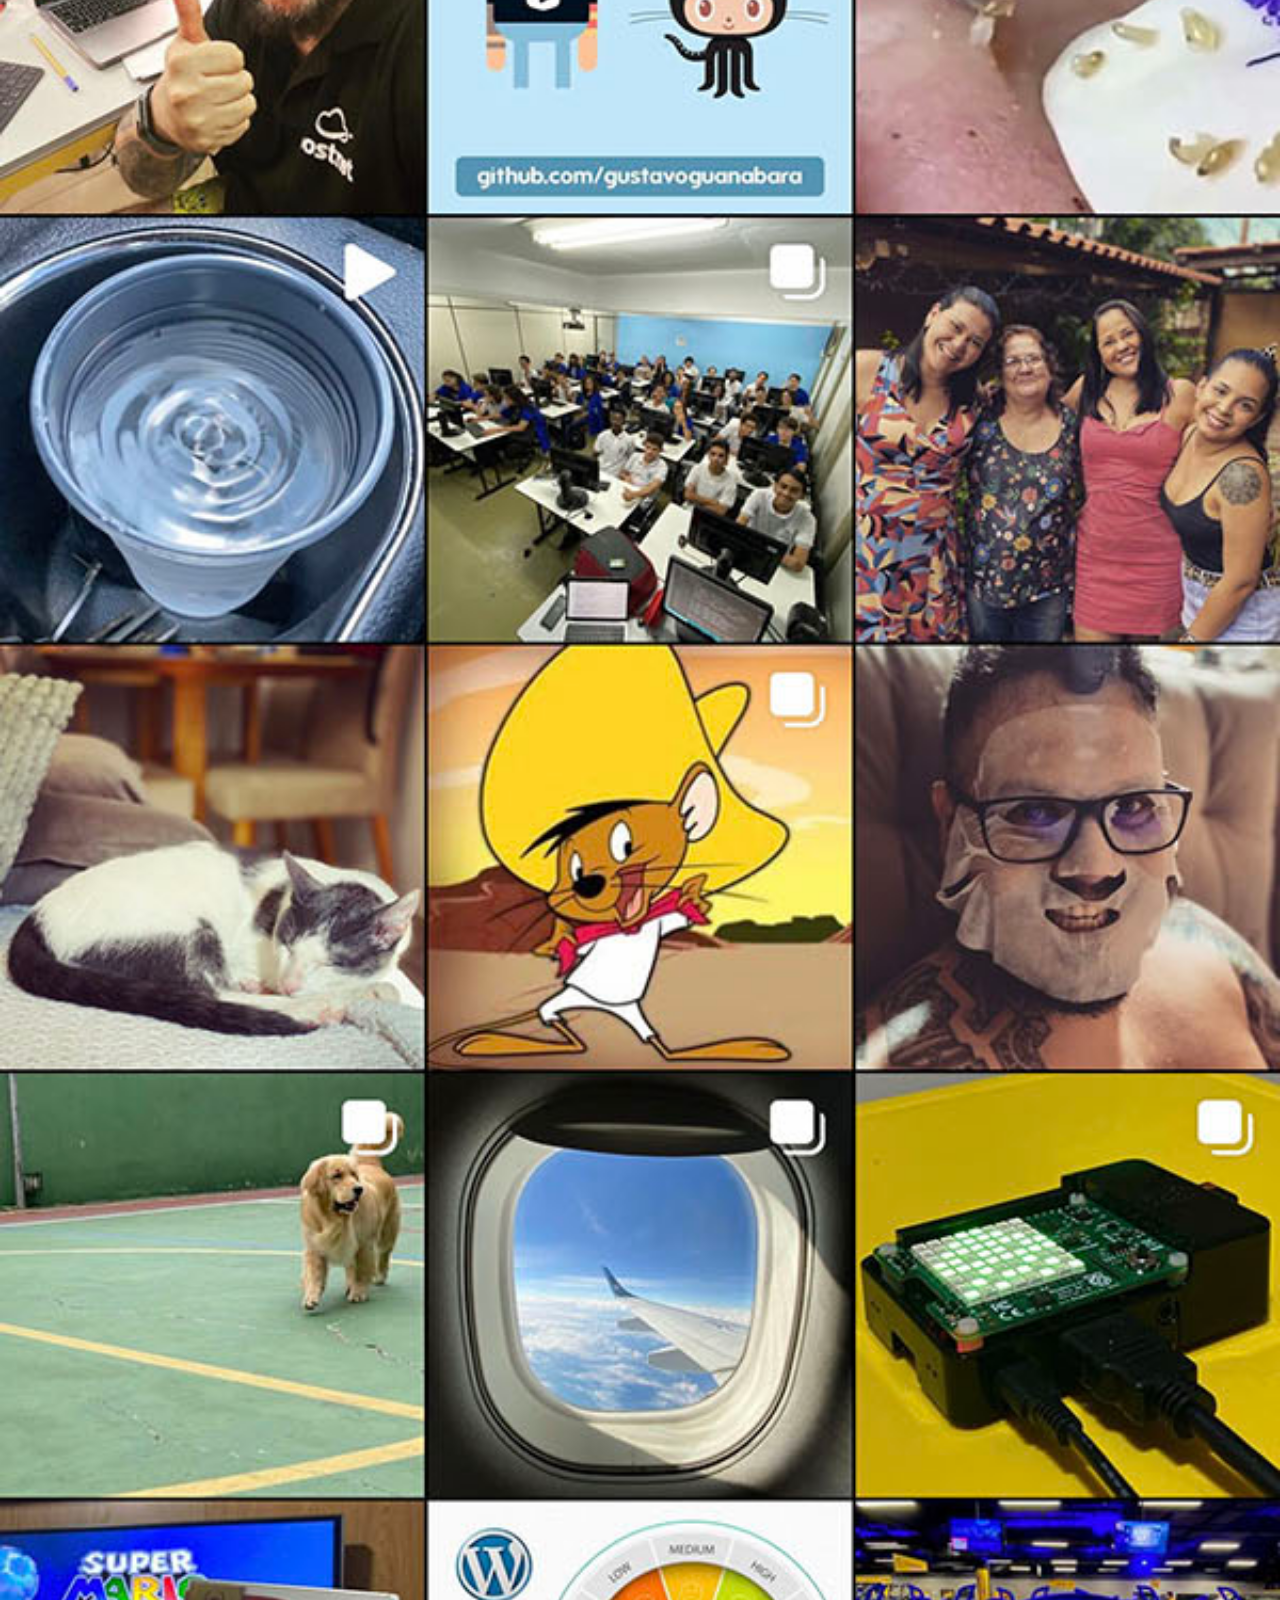
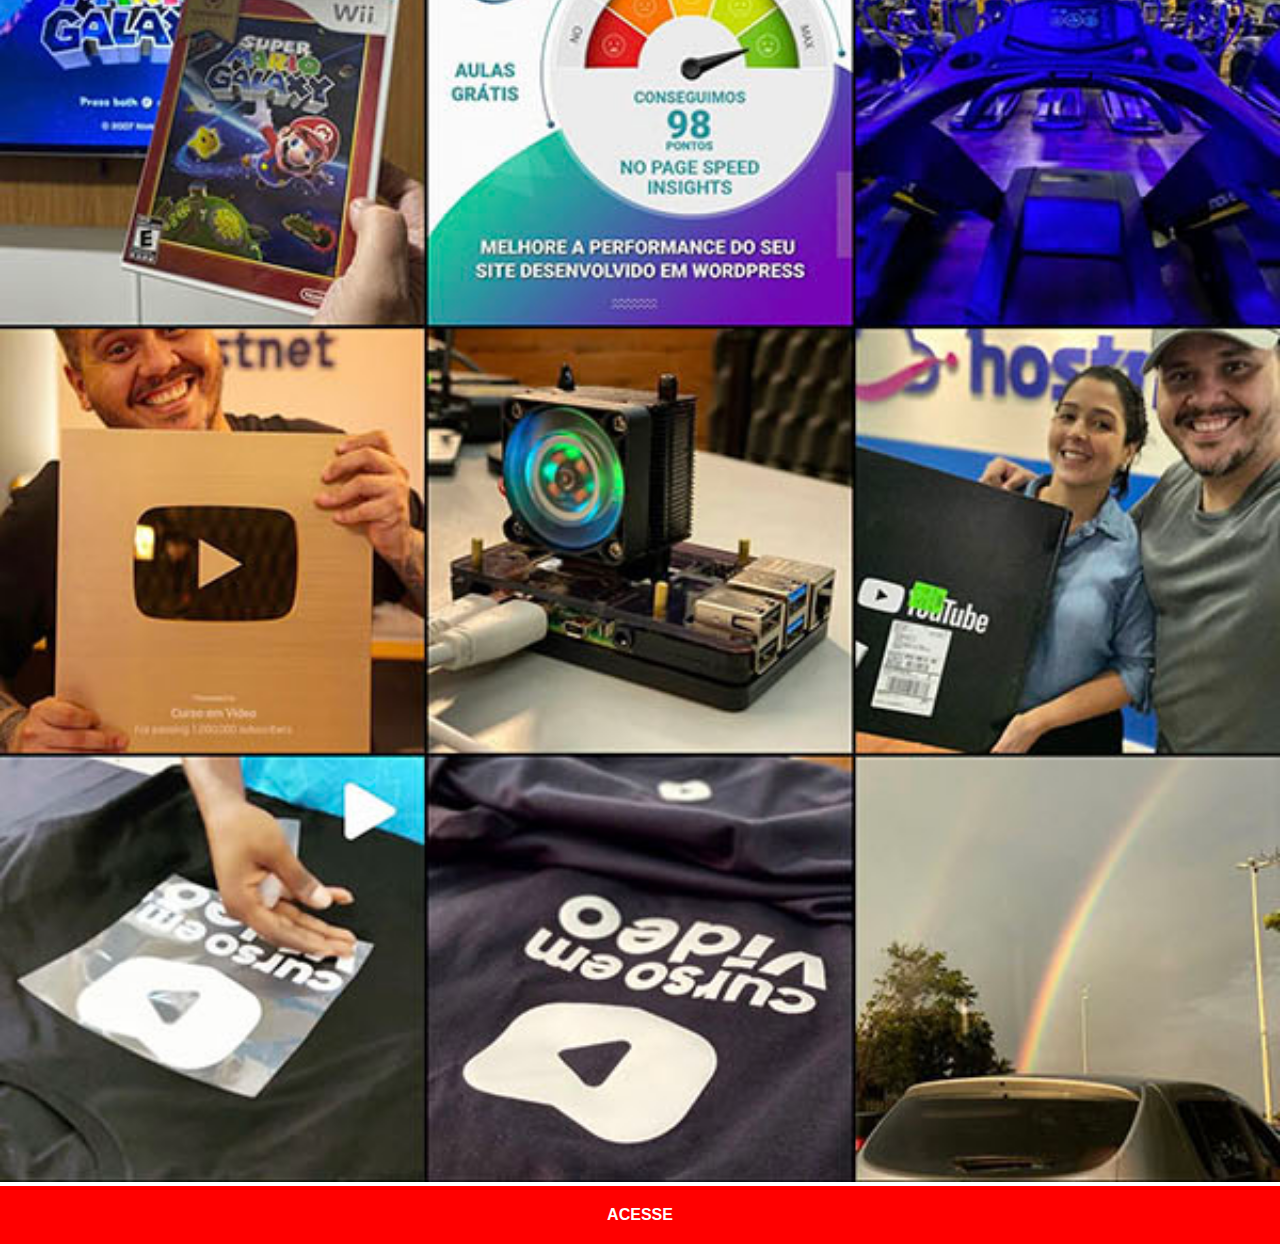
<file: instagram.html>
<!DOCTYPE html>
<html lang="pt-br">
<head>
    <meta charset="UTF-8">
    <meta http-equiv="X-UA-Compatible" content="IE=edge">
    <meta name="viewport" content="width=device-width, initial-scale=1.0">
    <title>Instagram</title>
    <link rel="stylesheet" href="estilos/social.css">
</head>
<body>
    <img src="imagens/tela-instagram.jpg" alt="perfil instagram">
    <a href="http://www.youtube.com/user/cursoemvideo/playlists" target="_blank">ACESSE</a>
</body>
</html>
</file>
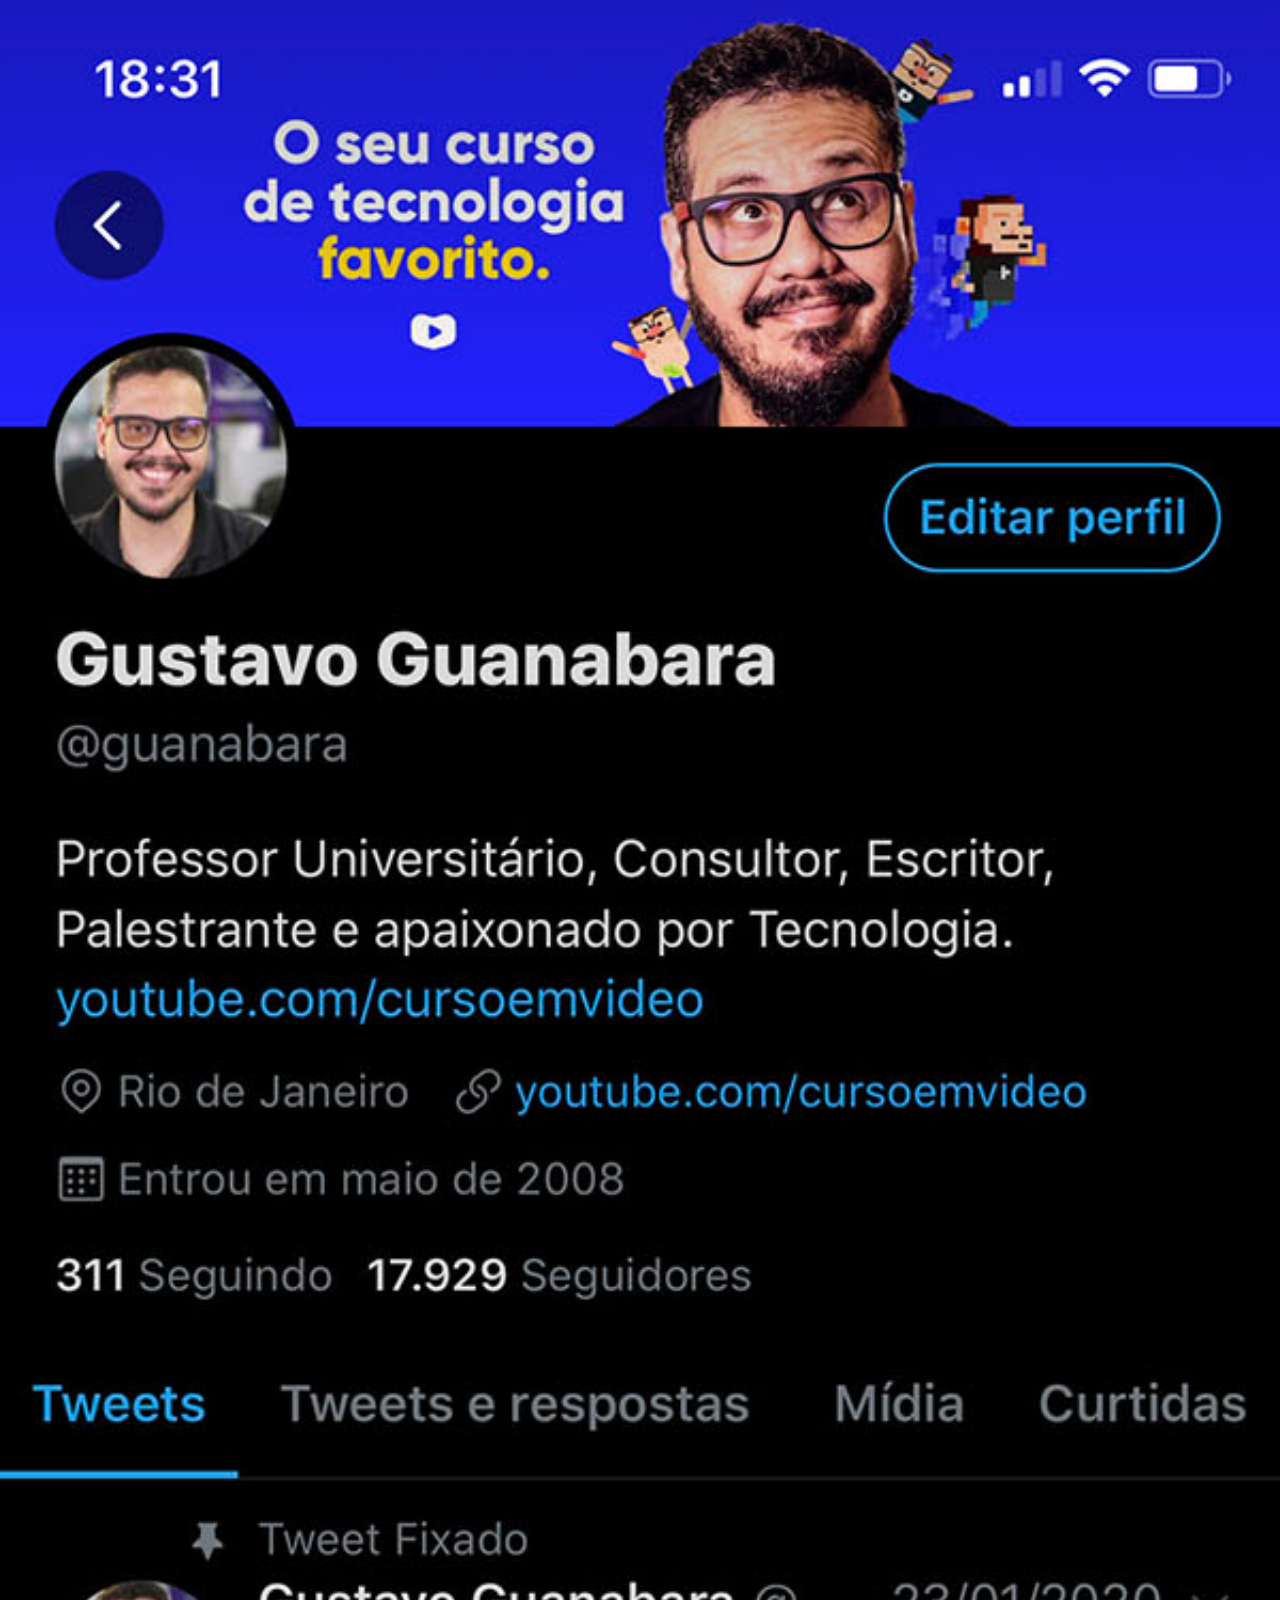
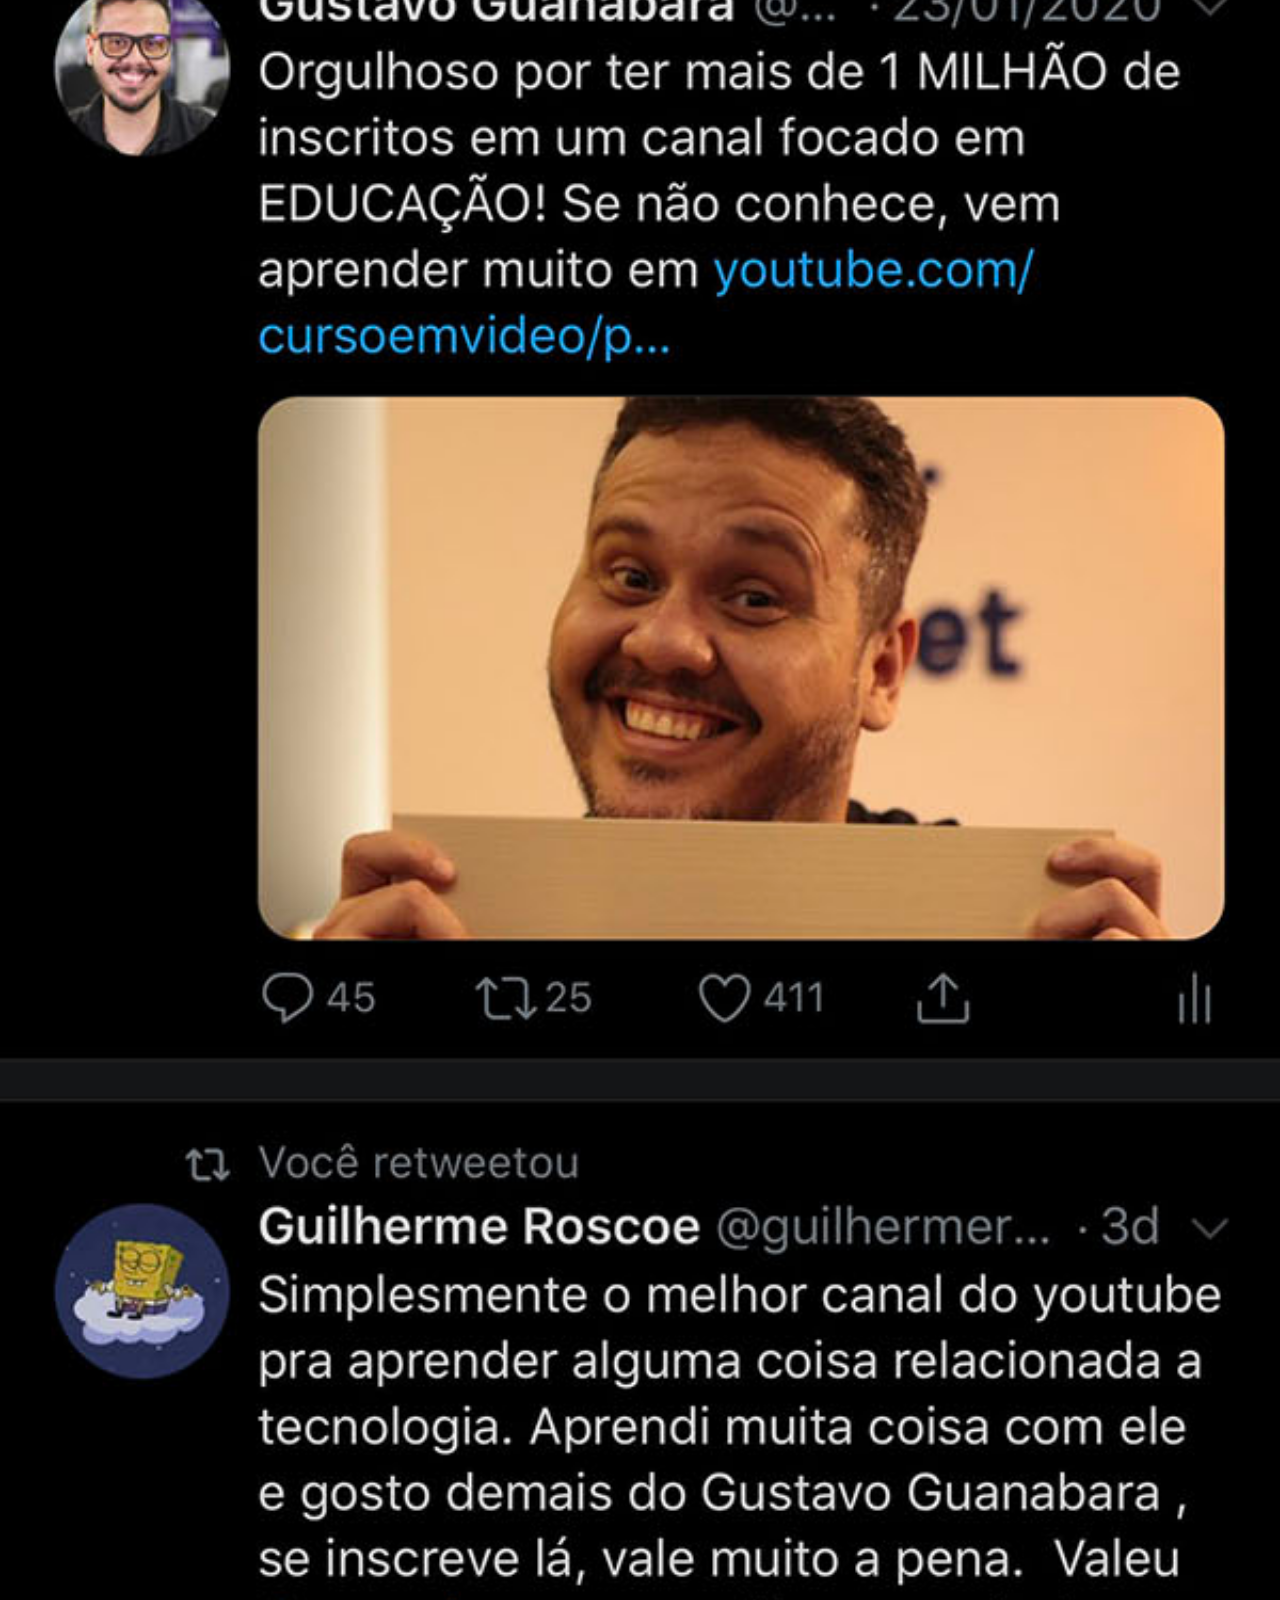
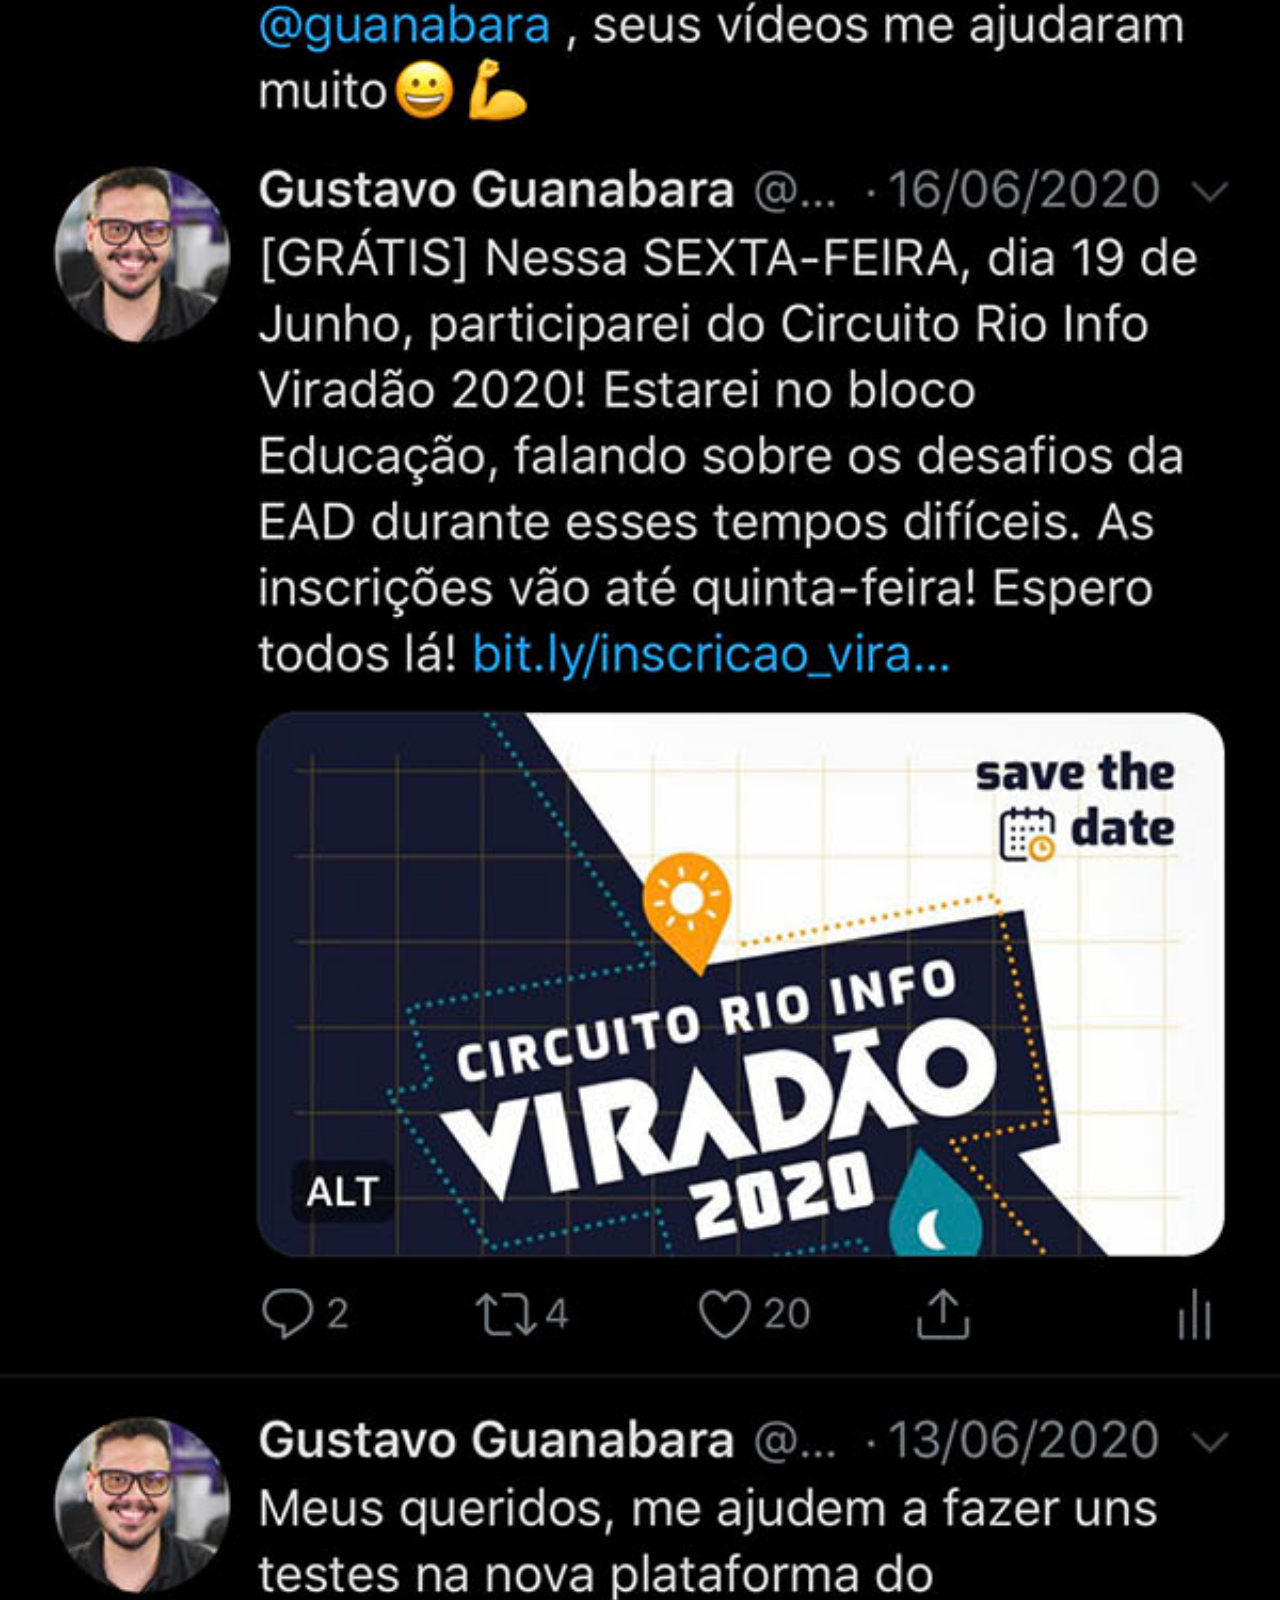
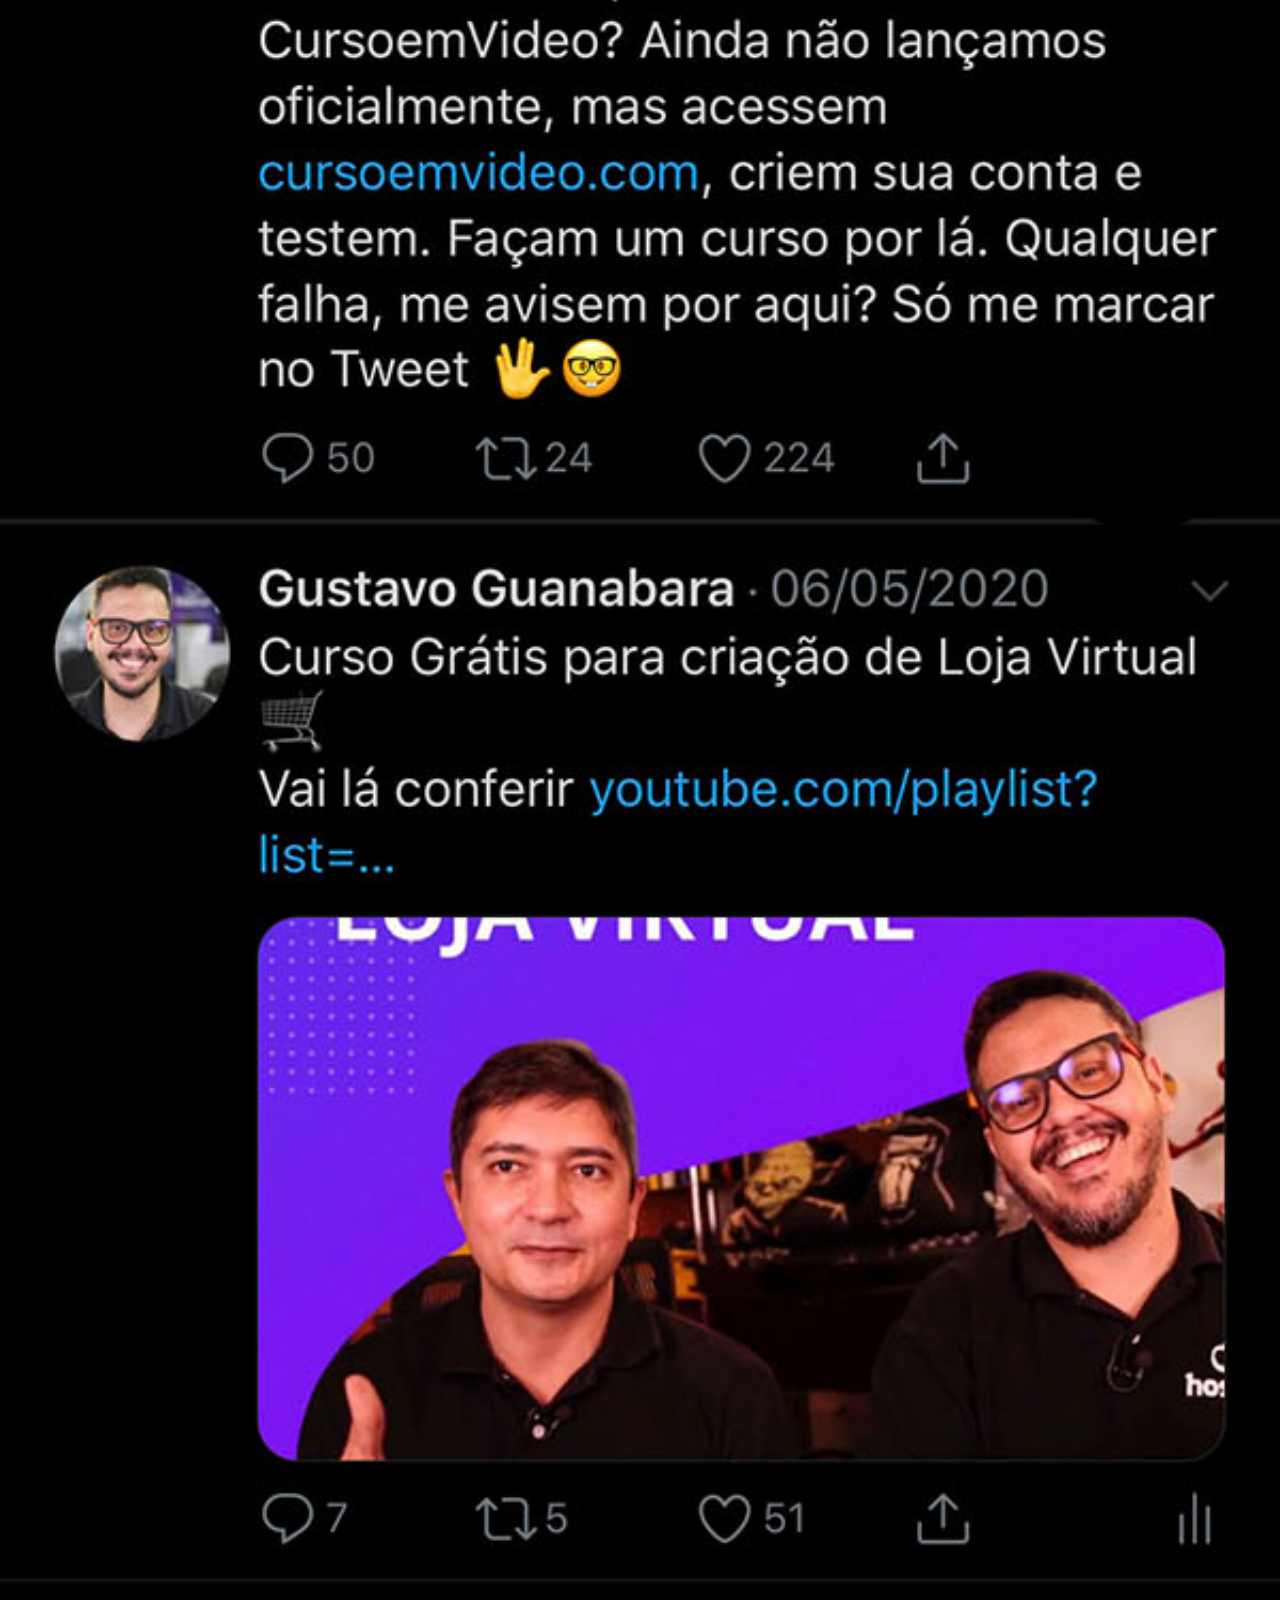
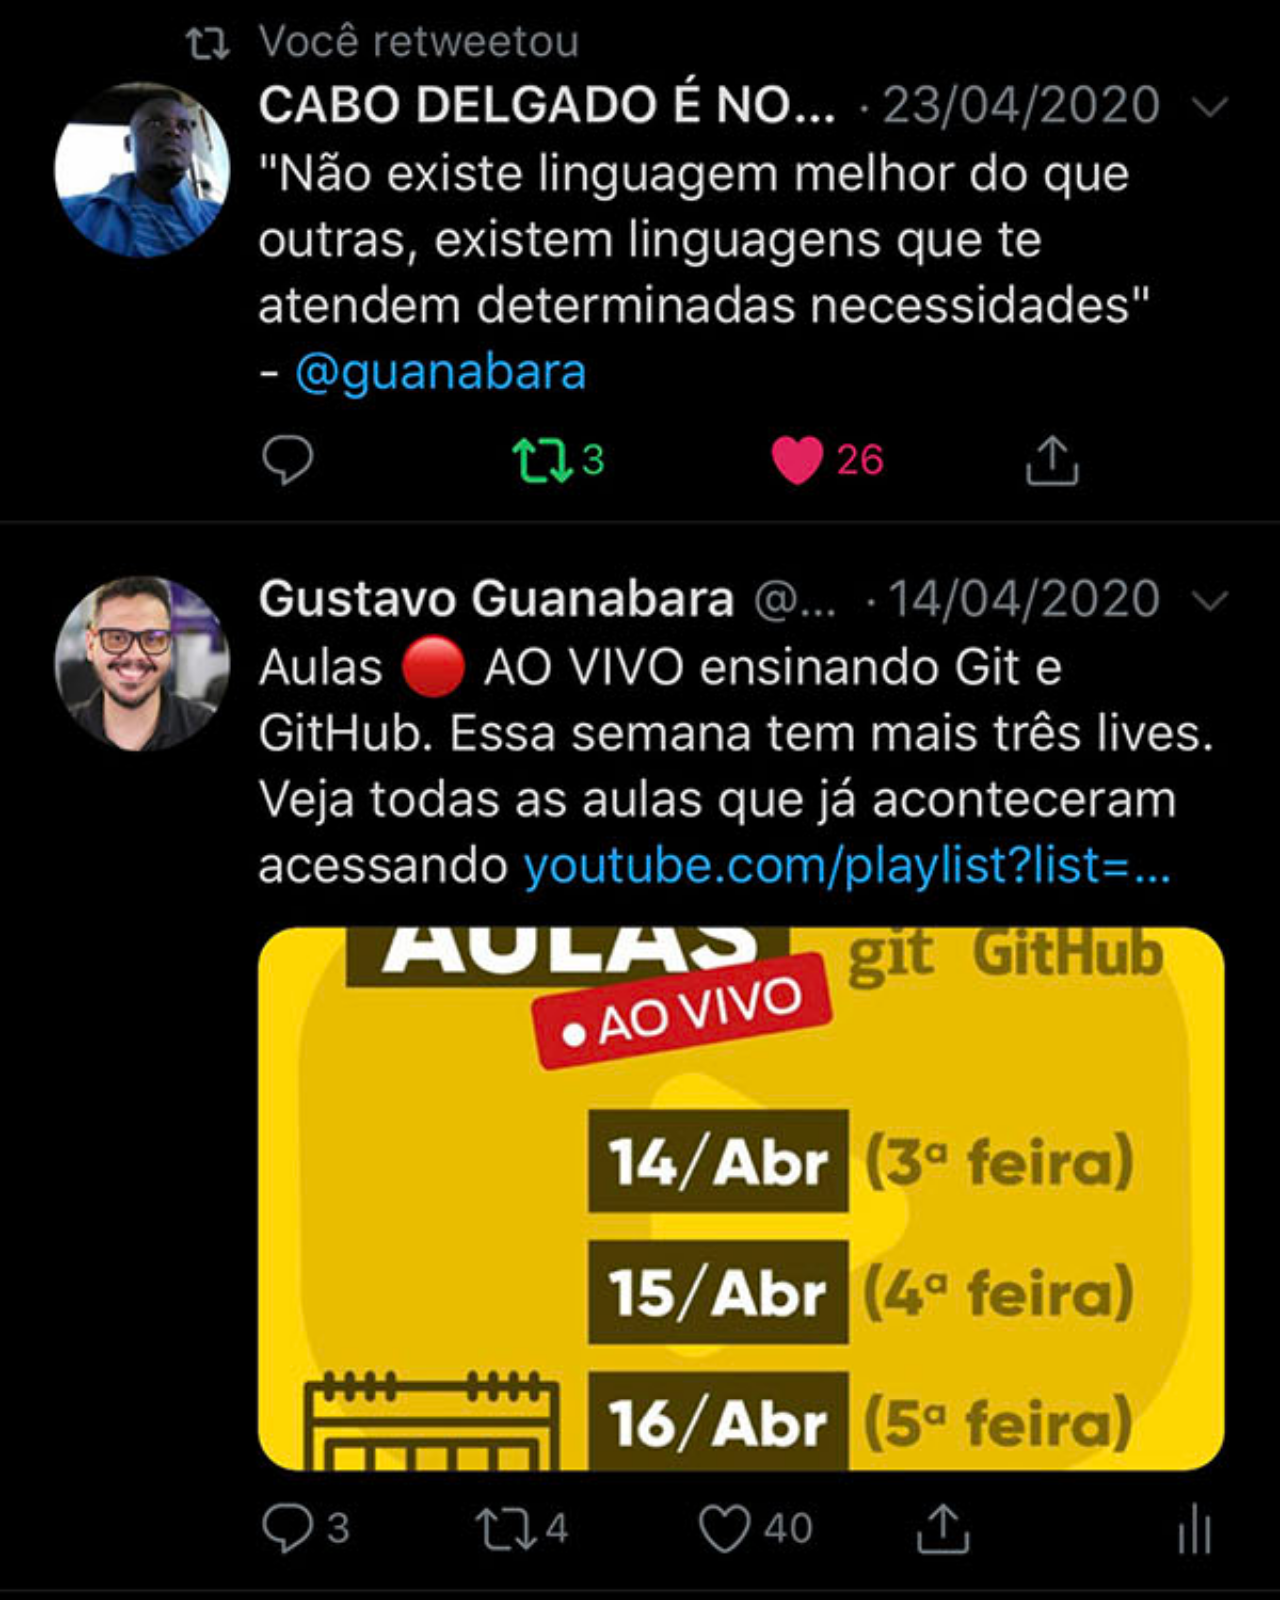
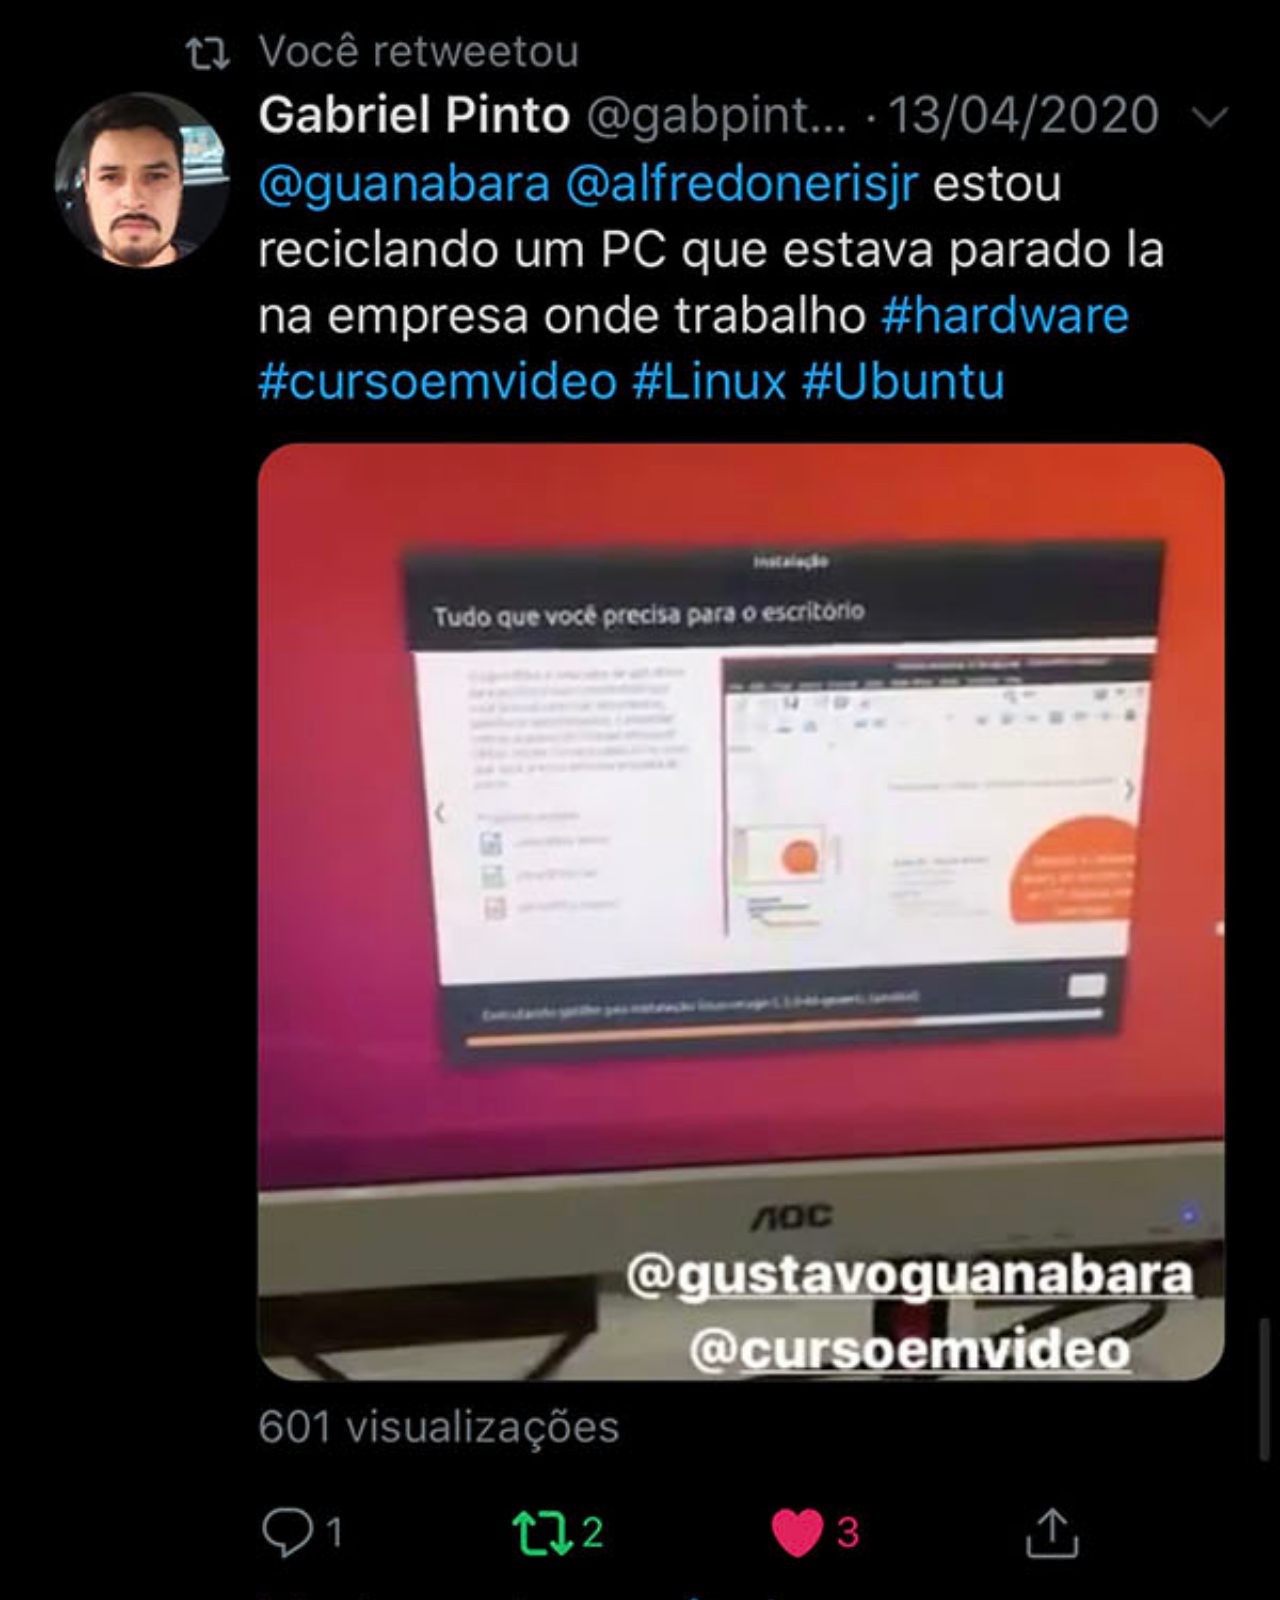
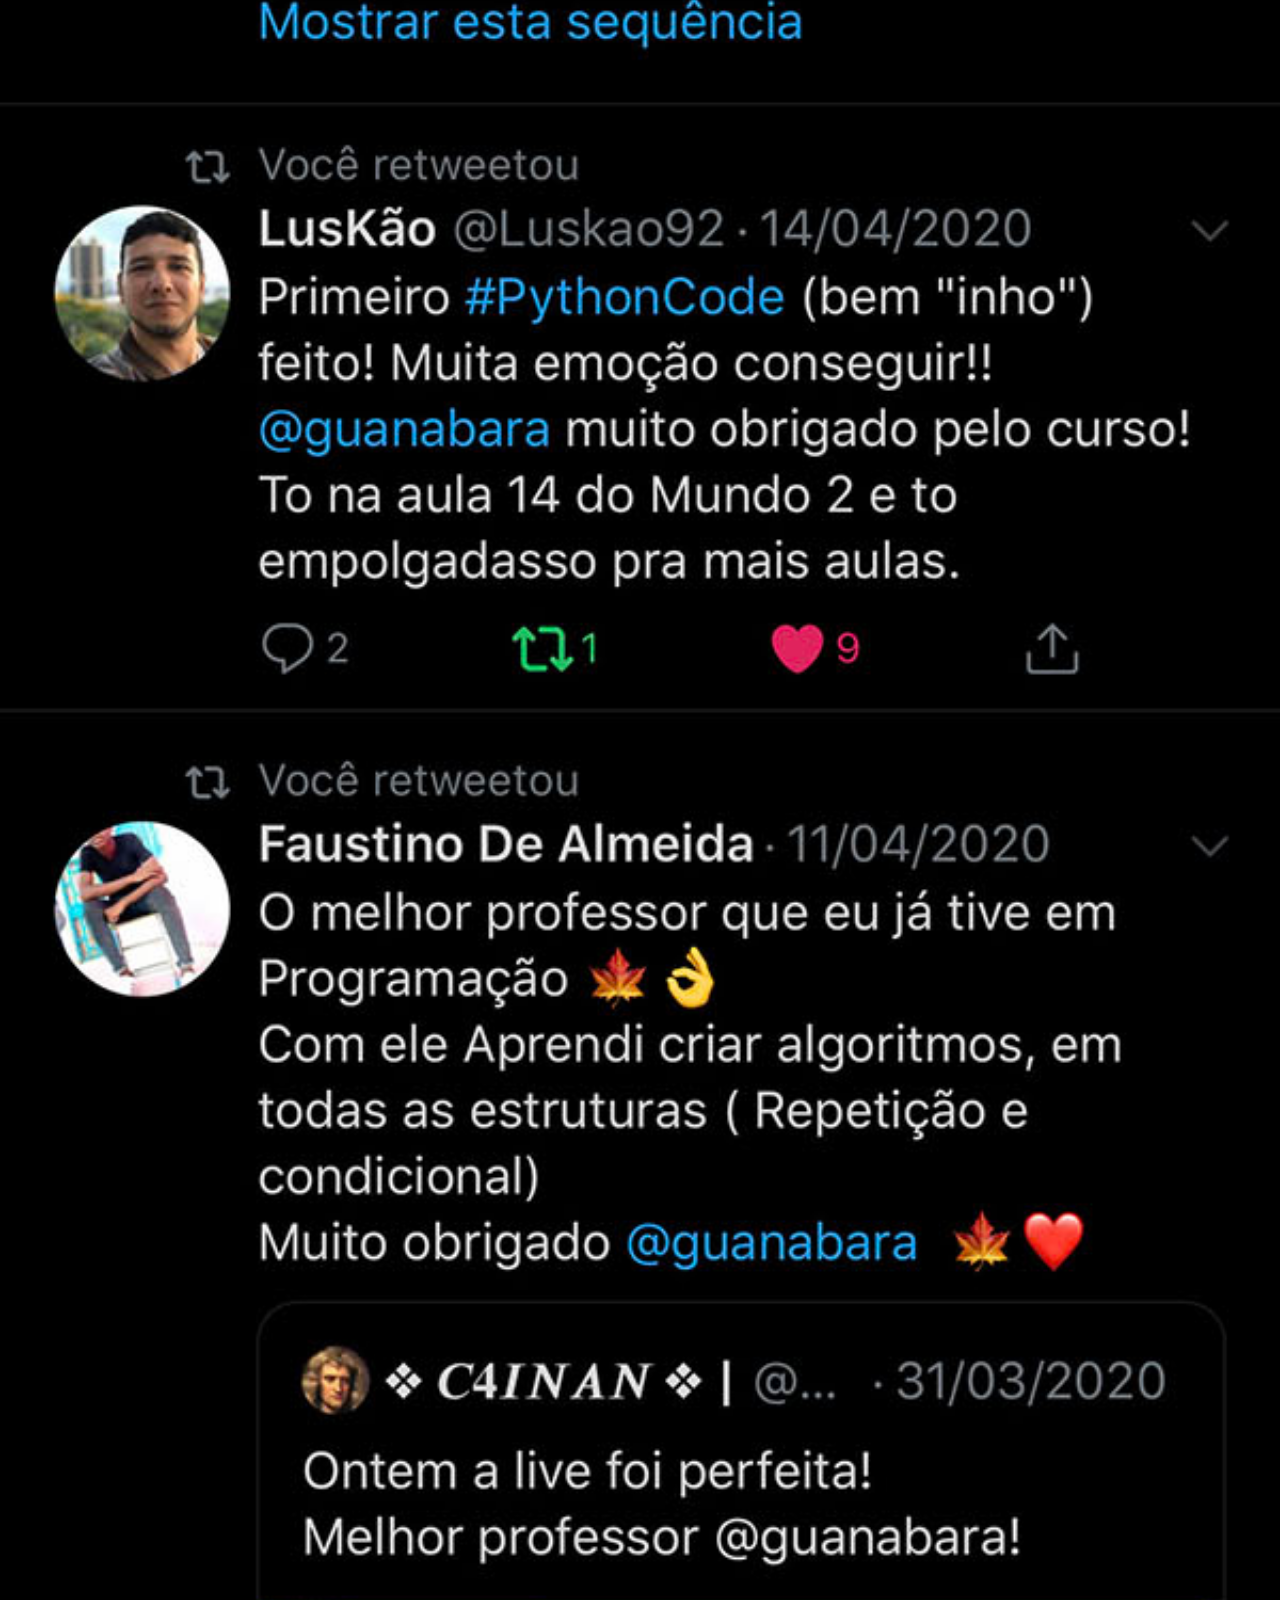
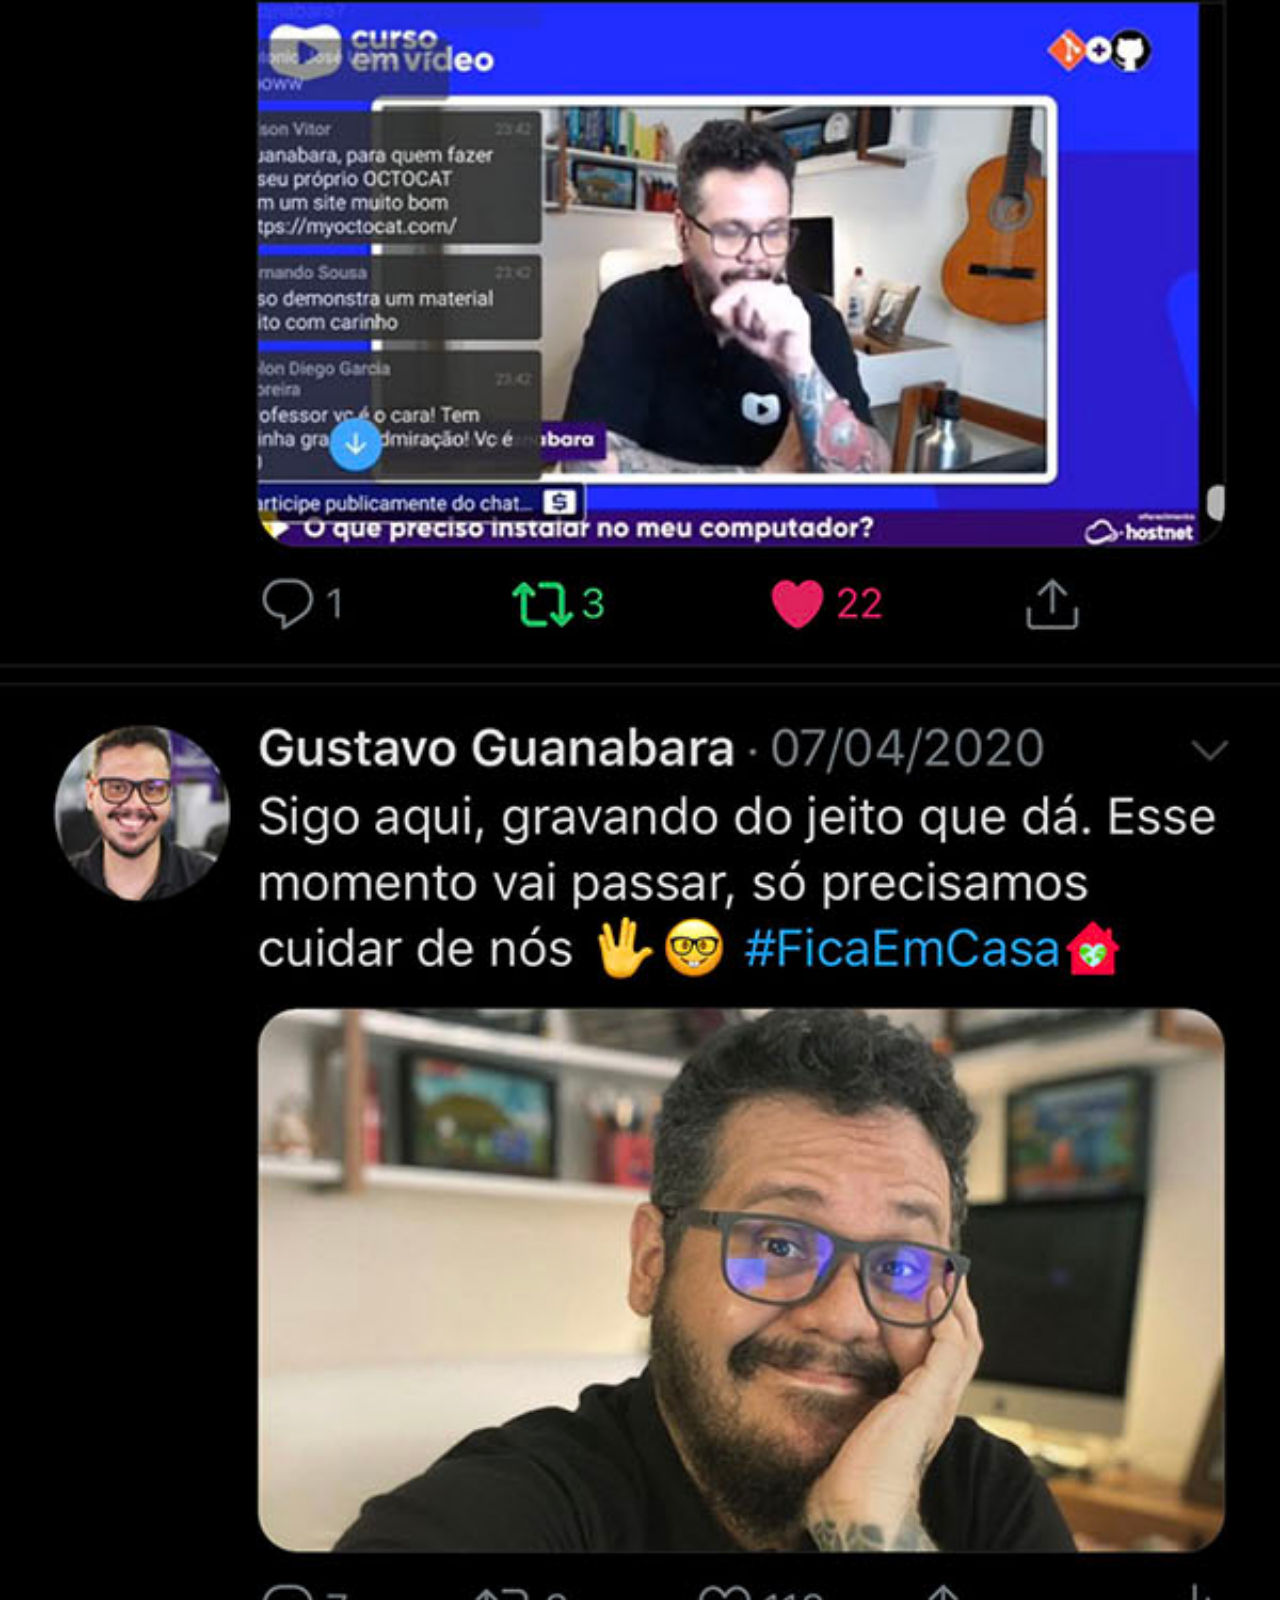
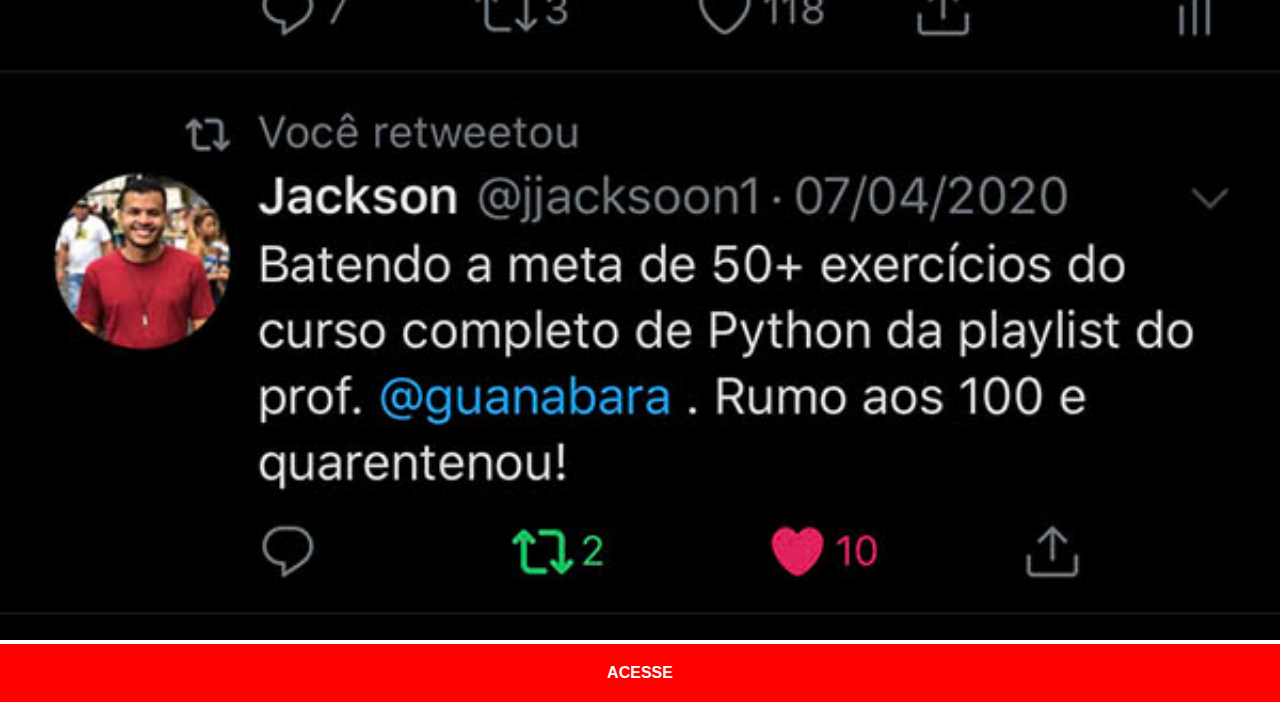
<file: twitter.html>
<!DOCTYPE html>
<html lang="pt-br">
<head>
    <meta charset="UTF-8">
    <meta http-equiv="X-UA-Compatible" content="IE=edge">
    <meta name="viewport" content="width=device-width, initial-scale=1.0">
    <title>Twitter</title>
    <link rel="stylesheet" href="estilos/social.css">
</head>
<body>
    <img src="imagens/tela-twitter.jpg" alt="perfil twitter">
    <a href="http://www.youtube.com/user/cursoemvideo/playlists" target="_blank">ACESSE</a>
</body>
</html>
</file>
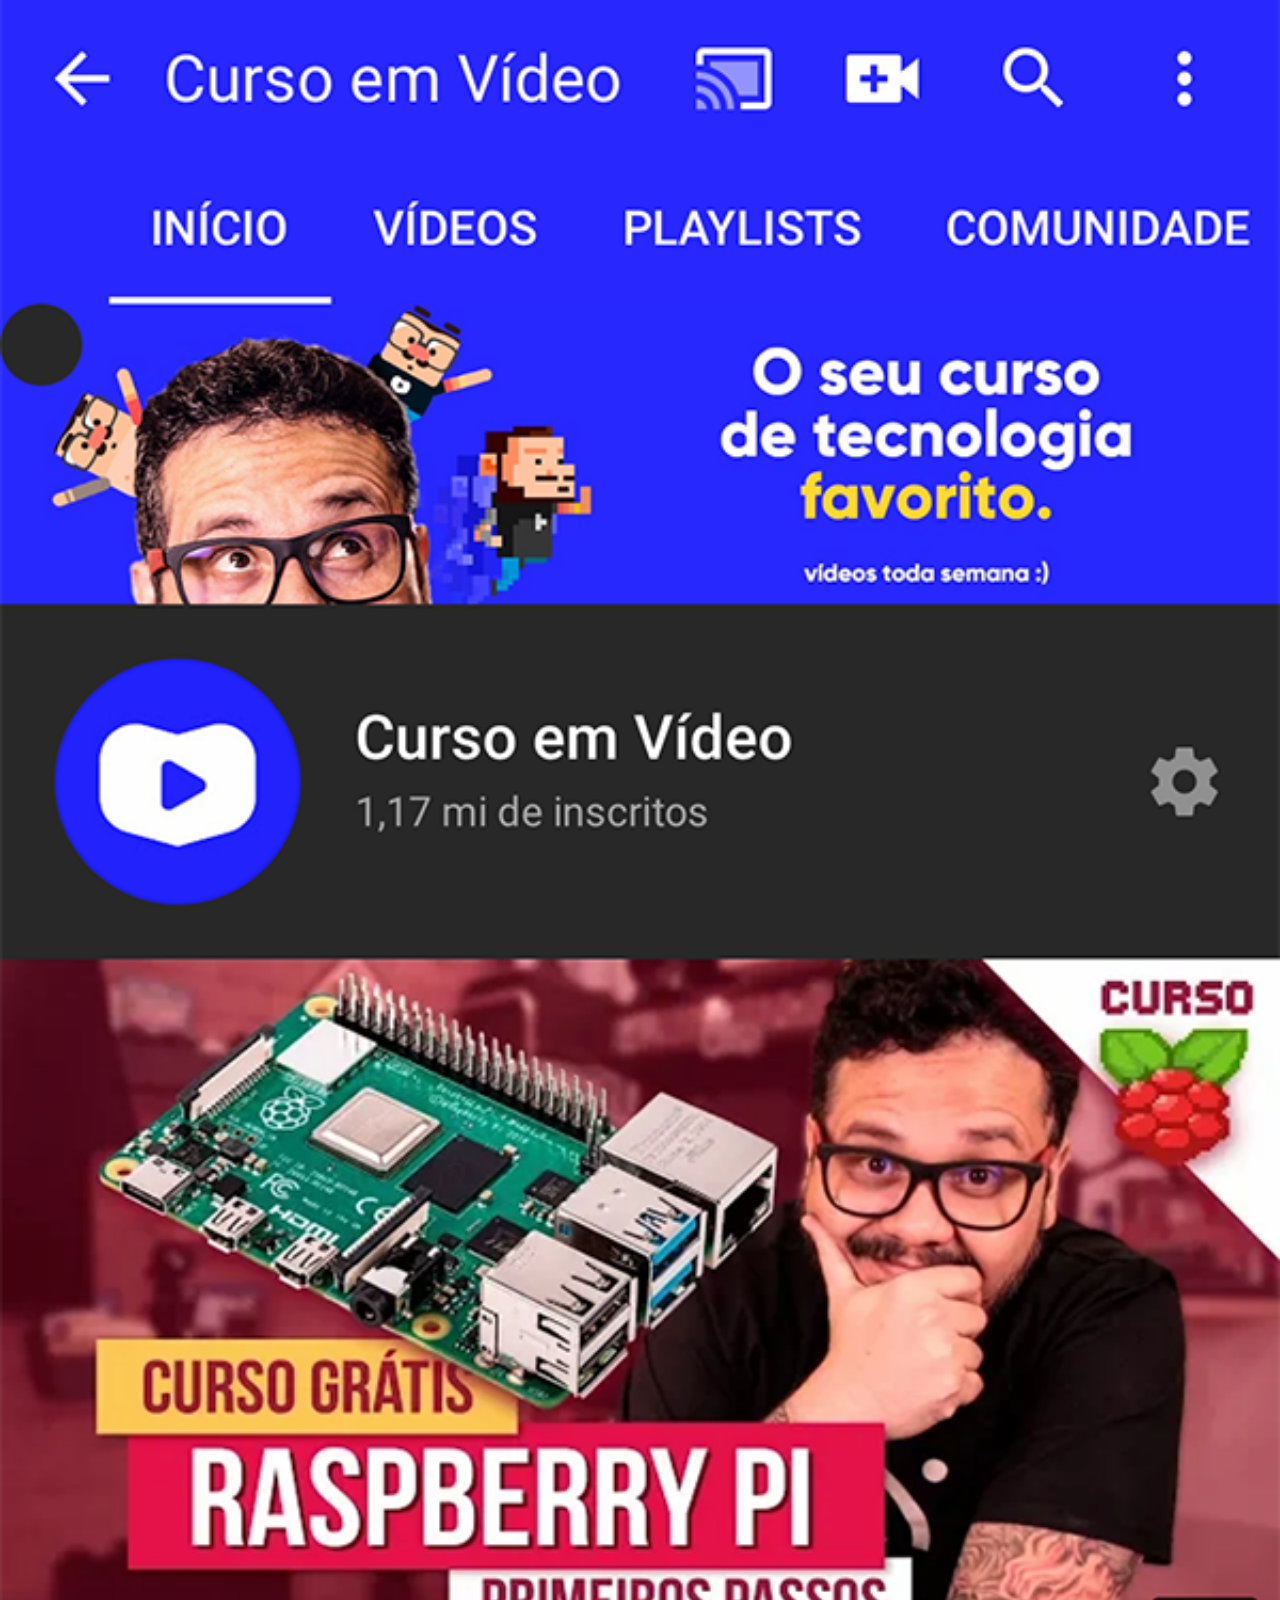
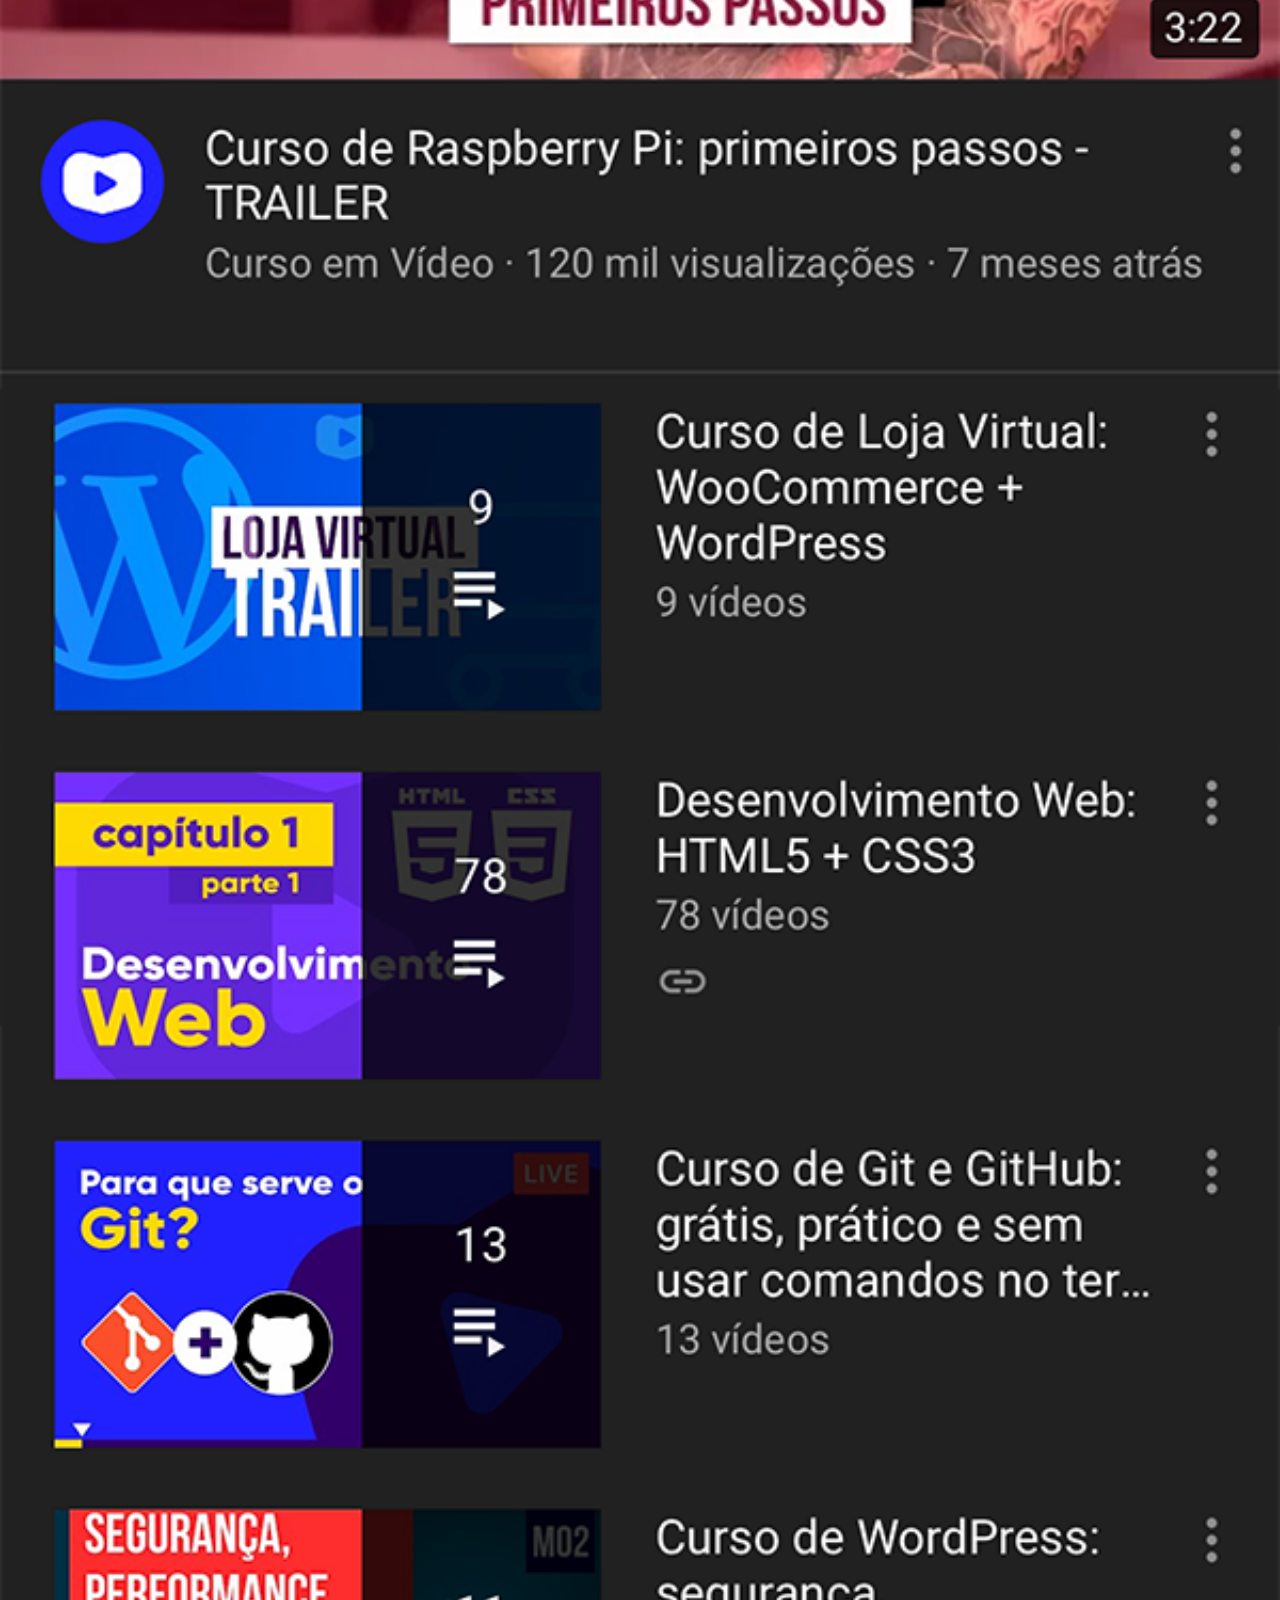
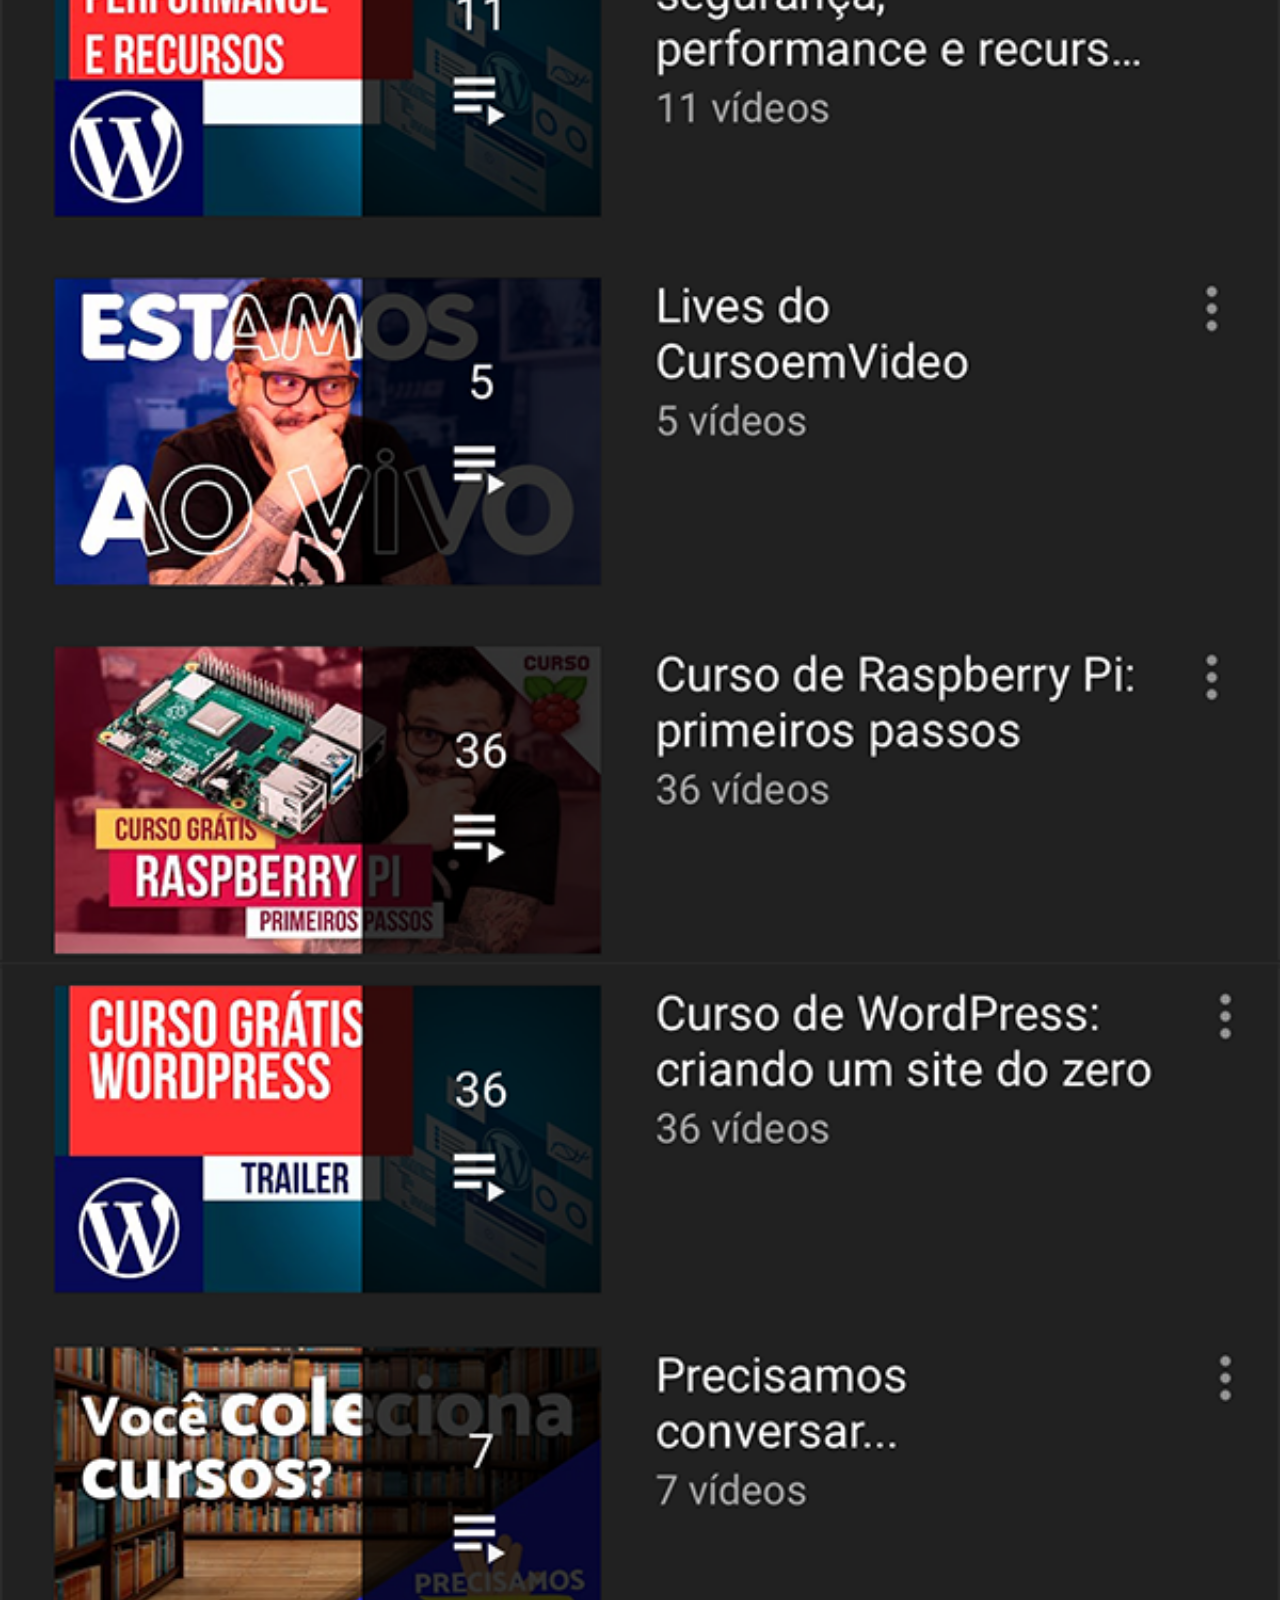
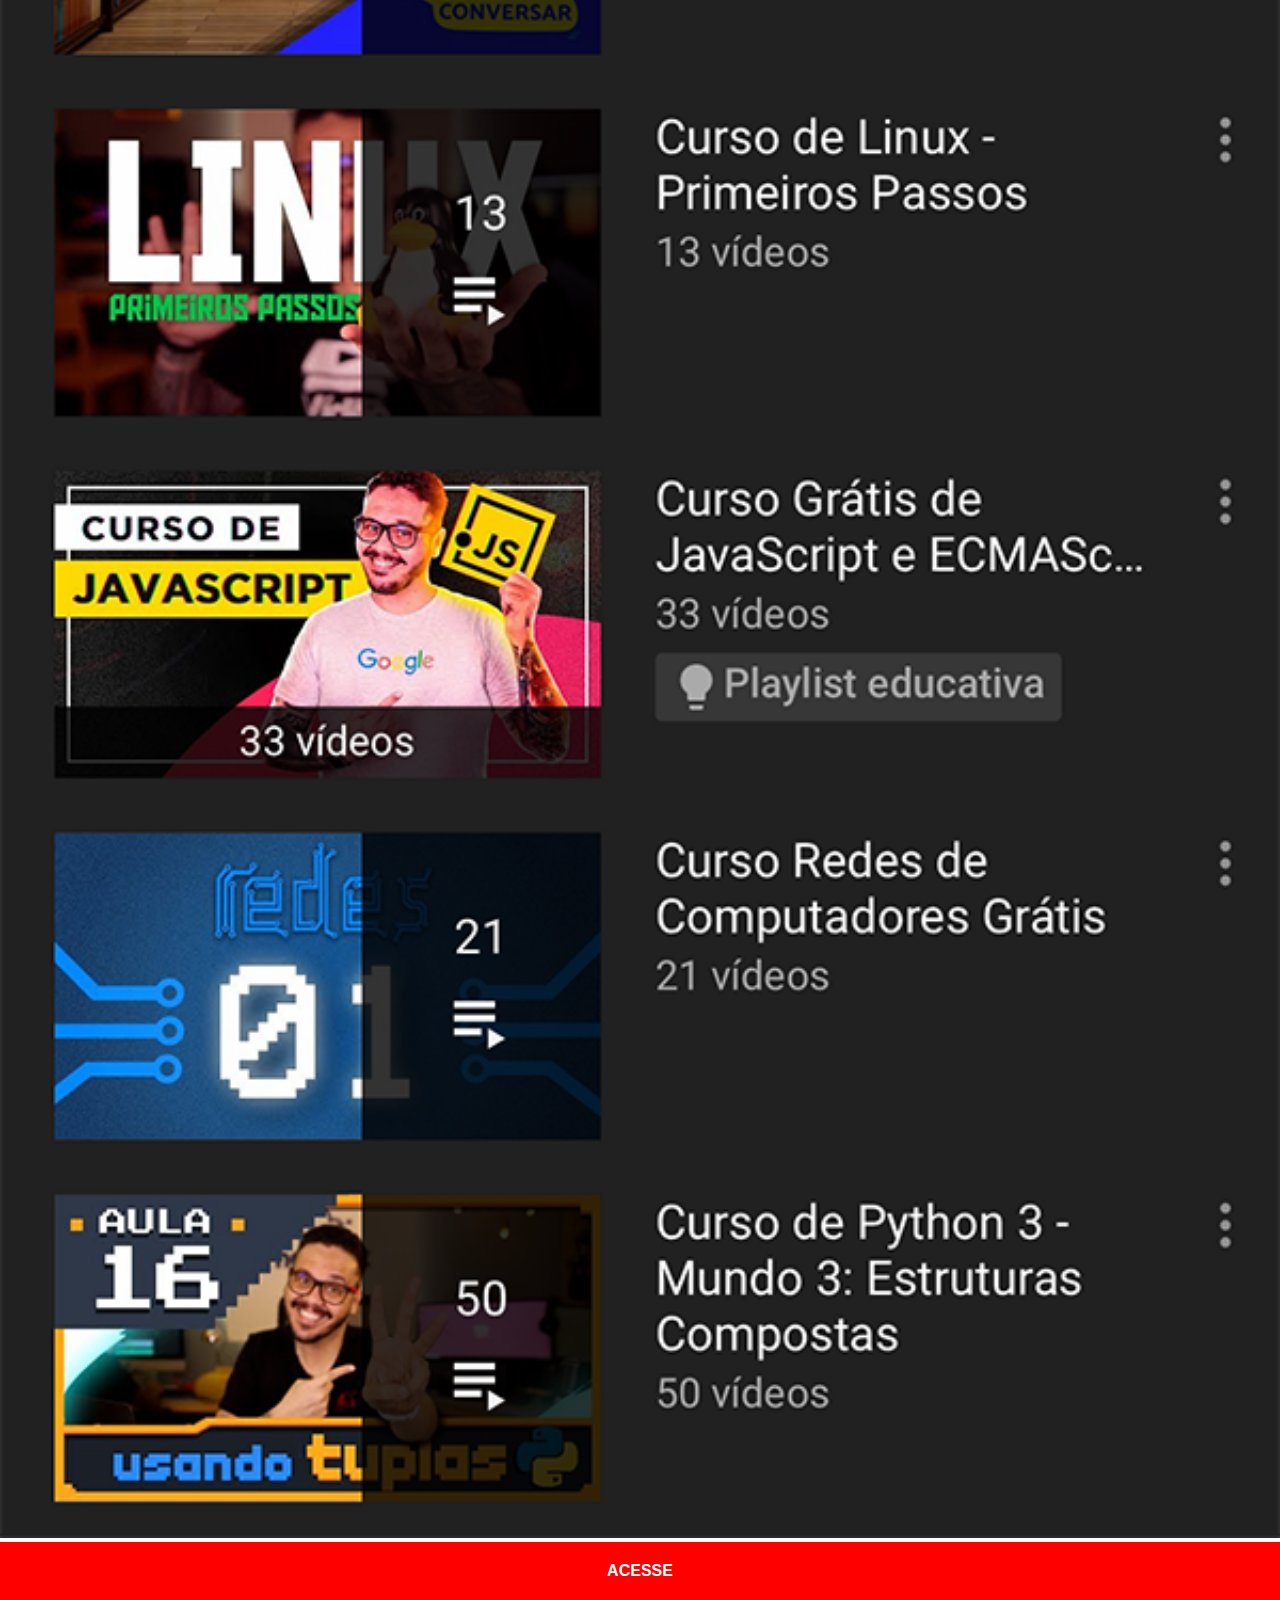
<file: youtube.html>
<!DOCTYPE html>
<html lang="pt-br">
<head>
    <meta charset="UTF-8">
    <meta http-equiv="X-UA-Compatible" content="IE=edge">
    <meta name="viewport" content="width=device-width, initial-scale=1.0">
    <title>Youtube</title>
    <link rel="stylesheet" href="estilos/social.css">
</head>
<body>
    <img src="imagens/tela-youtube.png" alt="perfil youtube">
    <a href="http://www.youtube.com/user/cursoemvideo/playlists" target="_blank">ACESSE</a>
</body>
</html>
</file>
<file: estilos/style.css>
@charset "UTF-8";

* {
    margin: 0px;
    padding: 0px;
    font-family: Arial, Helvetica, sans-serif;
}

html, body {
    height: 100vh;
    width: 100vw;
    background-color: black;
}

body {
    background: url(../imagens/fundo-madeira.jpg) no-repeat top center;
    background-size: cover;
    background-attachment: fixed;
}

main{
    position: relative;
    height: 100vh;
       
}

section#telefone {
    position: absolute;
    top: 50%;
    left: 50%;
    transform: translate(-50%, -50%);
    
    height: 627px;
    width: 311px;
    background: url(../imagens/frame-iphone.png) no-repeat;
}

iframe#tela {
    position: relative;
    top: 81px;
    left: 22px;
    width: 267px;
    height: 471px;
}
</file>
<file: estilos/social.css>
@charset "UTF-8";

*{
    padding: 0px;
    margin: 0px;
    font-family: Arial, Helvetica, sans-serif;
}

::-webkit-scrollbar {
    width: 0px;
    height: 0px;
}

img{
    width: 100vw;
}

a{
    display: block;
    background-color: red;
    color: white;
    padding: 20px;
    text-align: center;
    font-weight: bolder;
    text-decoration: none;
}
</file>
